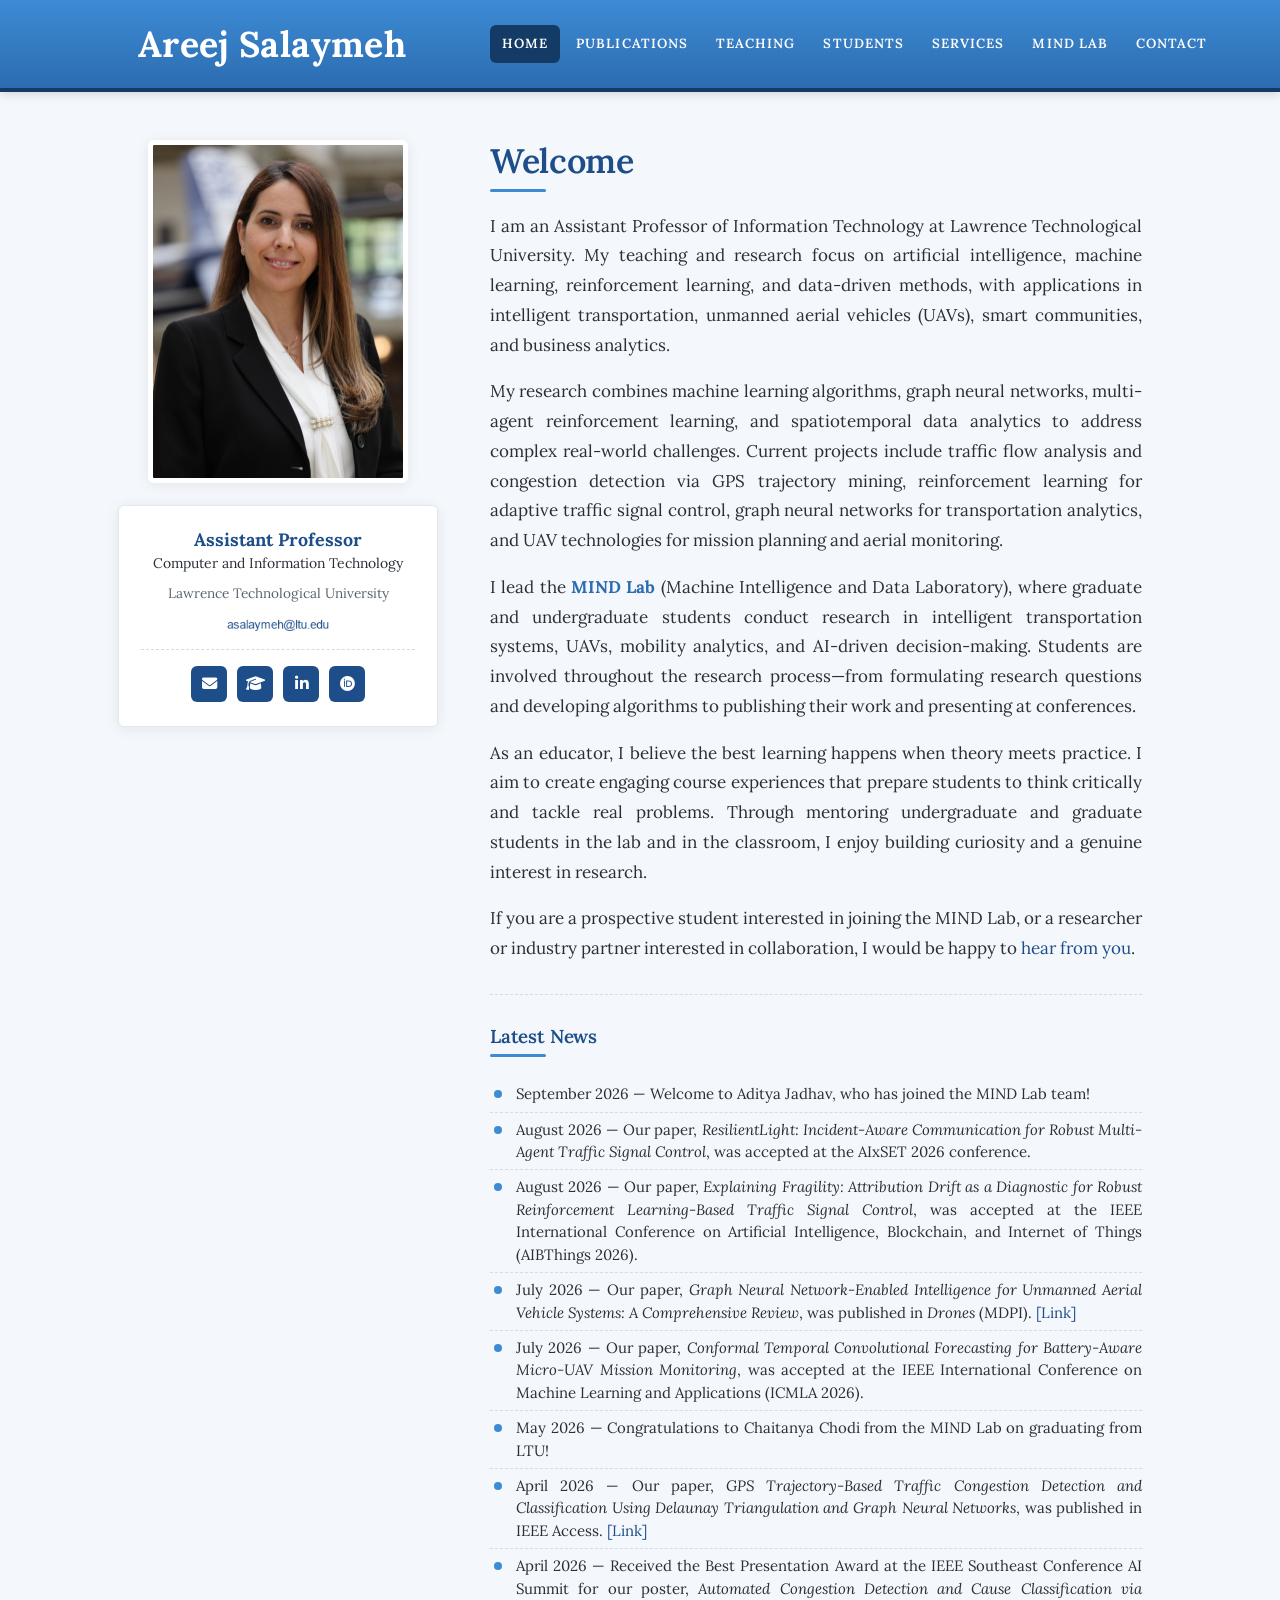
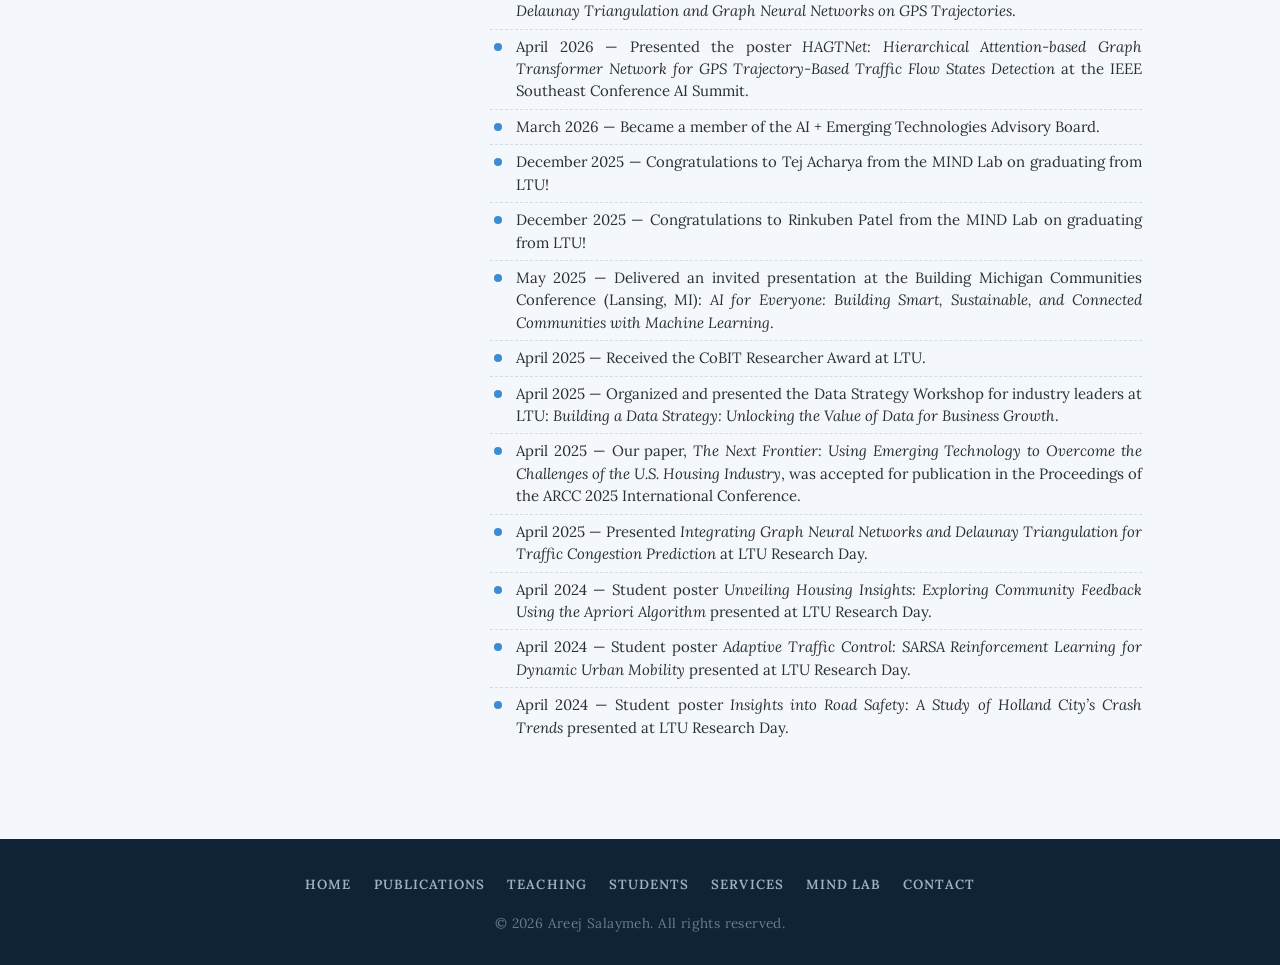
<file: index.html>
﻿<!DOCTYPE html>
<html lang="en">
<head>
  <meta charset="UTF-8" />
  <meta name="viewport" content="width=device-width, initial-scale=1.0" />
  <title>Areej Salaymeh, Ph.D.</title>
  <meta name="description" content="Personal academic website of Dr. Areej Salaymeh — research in machine learning, data science, and intelligent systems." />
  <meta name="keywords" content="Areej Salaymeh, Intelligent Transportation Systems, Machine Learning, Deep Learning, Graph Neural Networks, Reinforcement Learning, Traffic Flow Analysis, GPS Trajectory Mining, Spatiotemporal Data Analytics, Artificial Intelligence for Transportation, Data Mining, Predictive Analytics, Data Science" />
  <link rel="preconnect" href="https://fonts.googleapis.com" />
  <link rel="preconnect" href="https://fonts.gstatic.com" crossorigin />
  <link href="https://fonts.googleapis.com/css2?family=Lora:ital,wght@0,400;0,500;0,600;0,700;1,400&display=swap" rel="stylesheet" />
  <link rel="stylesheet" href="https://cdnjs.cloudflare.com/ajax/libs/font-awesome/6.5.0/css/all.min.css" />
  <link rel="icon" type="image/svg+xml" href="assets/img/mind-lab-badge.svg" />
  <link rel="stylesheet" href="assets/css/style.css" />
</head>
<body>

  <!-- ===== HEADER ===== -->
  <header class="site-header">
    <div class="container header-inner">
      <div class="brand">
        <a href="index.html"><span class="brand__name">Areej Salaymeh</span></a>
      </div>
      <button class="hamburger" aria-label="Toggle menu" aria-expanded="false"><span></span><span></span><span></span></button>
      <nav class="menu">
        <ul>
          <li><a href="index.html">Home</a></li>
          <li><a href="publications.html">Publications</a></li>
          <li><a href="teaching.html">Teaching</a></li>
          <li><a href="students.html">Students</a></li>
          <li><a href="services.html">Services</a></li>
          <li><a href="mind-lab.html">MIND Lab</a></li>
          <li><a href="contact.html">Contact</a></li>
        </ul>
      </nav>
    </div>
  </header>

  <!-- ===== PAGE (two columns) ===== -->
  <div class="page">

    <!-- Sidebar -->
    <aside class="sidebar">
      <img
        src="assets/img/profile.jpg"
        alt="Dr. Areej Salaymeh"
        class="sidebar__photo"
        onerror="this.style.display='none'; this.nextElementSibling.style.display='flex';"
      />
      <div class="sidebar__initials" style="display:none;">AS</div>

      <div class="sidebar__card">
        <p class="sidebar__title">Assistant Professor</p>
        <p class="sidebar__dept">Computer and Information Technology</p>
        <p class="sidebar__org">Lawrence Technological University</p>
        <p class="sidebar__email"><img src="assets/img/email-address.png" alt="email address" style="height:1em;vertical-align:middle;" /></p>
        <div class="sidebar__social">
          <a href="mailto:asalaymeh@ltu.edu" title="Email" aria-label="Email"><i class="fas fa-envelope"></i></a>
          <a href="https://scholar.google.com" target="_blank" rel="noopener" title="Google Scholar" aria-label="Google Scholar"><i class="fas fa-graduation-cap"></i></a>
          <a href="https://www.linkedin.com" target="_blank" rel="noopener" title="LinkedIn" aria-label="LinkedIn"><i class="fab fa-linkedin-in"></i></a>
          <a href="https://orcid.org/0009-0008-3849-7223" target="_blank" rel="noopener" title="ORCID" aria-label="ORCID"><i class="fab fa-orcid"></i></a>
        </div>
      </div>
    </aside>

    <!-- Content -->
    <main class="content">

      <article class="post">
        <h2 class="post__title">Welcome</h2>
        <div class="post__rule"></div>
        <div class="entry">
          <p>
            I am an Assistant Professor of Information Technology at Lawrence Technological
            University. My teaching and research focus on artificial intelligence, machine
            learning, reinforcement learning, and data-driven methods, with applications in
            intelligent transportation, unmanned aerial vehicles (UAVs), smart communities,
            and business analytics.
          </p>
          <p>
            My research combines machine learning algorithms, graph neural networks,
            multi-agent reinforcement learning, and spatiotemporal data analytics to address
            complex real-world challenges. Current projects include traffic flow analysis and
            congestion detection via GPS trajectory mining, reinforcement learning for adaptive
            traffic signal control, graph neural networks for transportation analytics, and UAV
            technologies for mission planning and aerial monitoring.
          </p>
          <p>
            I lead the <a href="mind-lab.html"><strong><span style="color:var(--blue-mid)">MIND Lab</span></strong></a>
            (Machine Intelligence and Data Laboratory), where graduate and undergraduate
            students conduct research in intelligent transportation systems, UAVs, mobility
            analytics, and AI-driven decision-making. Students are involved throughout the
            research process&mdash;from formulating research questions and developing
            algorithms to publishing their work and presenting at conferences.
          </p>
          <p>
            As an educator, I believe the best learning happens when theory meets practice.
            I aim to create engaging course experiences that prepare students to think
            critically and tackle real problems. Through mentoring undergraduate and graduate
            students in the lab and in the classroom, I enjoy building curiosity and a genuine
            interest in research.
          </p>
          <p>
            If you are a prospective student interested in joining the MIND Lab, or a
            researcher or industry partner interested in collaboration, I would be happy
            to <a href="mailto:asalaymeh@ltu.edu">hear from you</a>.
          </p>
        </div>
      </article>


      <article class="post">
        <h3 class="post__title post__title--sub">Latest News</h3>
        <div class="post__rule"></div>
        <ul class="news">
          <li><span class="date">September 2026</span> &mdash; Welcome to Aditya Jadhav, who has joined the MIND Lab team!</li>
          <li><span class="date">August 2026</span> &mdash; Our paper, <em>ResilientLight: Incident-Aware Communication for Robust Multi-Agent Traffic Signal Control</em>, was accepted at the AIxSET 2026 conference.</li>
          <li><span class="date">August 2026</span> &mdash; Our paper, <em>Explaining Fragility: Attribution Drift as a Diagnostic for Robust Reinforcement Learning-Based Traffic Signal Control</em>, was accepted at the IEEE International Conference on Artificial Intelligence, Blockchain, and Internet of Things (AIBThings 2026).</li>
          <li><span class="date">July 2026</span> &mdash; Our paper, <em>Graph Neural Network-Enabled Intelligence for Unmanned Aerial Vehicle Systems: A Comprehensive Review</em>, was published in <em>Drones</em> (MDPI). <a href="https://doi.org/10.3390/drones10070548" target="_blank" rel="noopener">[Link]</a></li>
          <li><span class="date">July 2026</span> &mdash; Our paper, <em>Conformal Temporal Convolutional Forecasting for Battery-Aware Micro-UAV Mission Monitoring</em>, was accepted at the IEEE International Conference on Machine Learning and Applications (ICMLA 2026).</li>
          <li><span class="date">May 2026</span> &mdash; Congratulations to Chaitanya Chodi from the MIND Lab on graduating from LTU!</li>
          <li><span class="date">April 2026</span> &mdash; Our paper, <em>GPS Trajectory-Based Traffic Congestion Detection and Classification Using Delaunay Triangulation and Graph Neural Networks</em>, was published in IEEE Access. <a href="https://doi.org/10.1109/ACCESS.2026.3686702" target="_blank" rel="noopener">[Link]</a></li>
          <li><span class="date">April 2026</span> &mdash; Received the Best Presentation Award at the IEEE Southeast Conference AI Summit for our poster, <em>Automated Congestion Detection and Cause Classification via Delaunay Triangulation and Graph Neural Networks on GPS Trajectories</em>.</li>
          <li><span class="date">April 2026</span> &mdash; Presented the poster <em>HAGTNet: Hierarchical Attention-based Graph Transformer Network for GPS Trajectory-Based Traffic Flow States Detection</em> at the IEEE Southeast Conference AI Summit.</li>
          <li><span class="date">March 2026</span> &mdash; Became a member of the AI + Emerging Technologies Advisory Board.</li>
          <li><span class="date">December 2025</span> &mdash; Congratulations to Tej Acharya from the MIND Lab on graduating from LTU!</li>
          <li><span class="date">December 2025</span> &mdash; Congratulations to Rinkuben Patel from the MIND Lab on graduating from LTU!</li>
          <li><span class="date">May 2025</span> &mdash; Delivered an invited presentation at the Building Michigan Communities Conference (Lansing, MI): <em>AI for Everyone: Building Smart, Sustainable, and Connected Communities with Machine Learning</em>.</li>
          <li><span class="date">April 2025</span> &mdash; Received the CoBIT Researcher Award at LTU.</li>
          <li><span class="date">April 2025</span> &mdash; Organized and presented the Data Strategy Workshop for industry leaders at LTU: <em>Building a Data Strategy: Unlocking the Value of Data for Business Growth</em>.</li>
          <li><span class="date">April 2025</span> &mdash; Our paper, <em>The Next Frontier: Using Emerging Technology to Overcome the Challenges of the U.S. Housing Industry</em>, was accepted for publication in the Proceedings of the ARCC 2025 International Conference.</li>
          <li><span class="date">April 2025</span> &mdash; Presented <em>Integrating Graph Neural Networks and Delaunay Triangulation for Traffic Congestion Prediction</em> at LTU Research Day.</li>
          <li><span class="date">April 2024</span> &mdash; Student poster <em>Unveiling Housing Insights: Exploring Community Feedback Using the Apriori Algorithm</em> presented at LTU Research Day.</li>
          <li><span class="date">April 2024</span> &mdash; Student poster <em>Adaptive Traffic Control: SARSA Reinforcement Learning for Dynamic Urban Mobility</em> presented at LTU Research Day.</li>
          <li><span class="date">April 2024</span> &mdash; Student poster <em>Insights into Road Safety: A Study of Holland City&rsquo;s Crash Trends</em> presented at LTU Research Day.</li>
        </ul>
      </article>

    </main>
  </div>

  <!-- ===== FOOTER ===== -->
  <footer class="site-footer">
    <div class="container">
      <ul class="footer-menu">
        <li><a href="index.html">Home</a></li>
        <li><a href="publications.html">Publications</a></li>
        <li><a href="teaching.html">Teaching</a></li>
        <li><a href="students.html">Students</a></li>
        <li><a href="services.html">Services</a></li>
        <li><a href="mind-lab.html">MIND Lab</a></li>
        <li><a href="contact.html">Contact</a></li>
      </ul>
      <p class="copyright">&copy; 2026 Areej Salaymeh. All rights reserved.</p>
    </div>
  </footer>

  <script src="assets/js/main.js"></script>
</body>
</html>
</file>
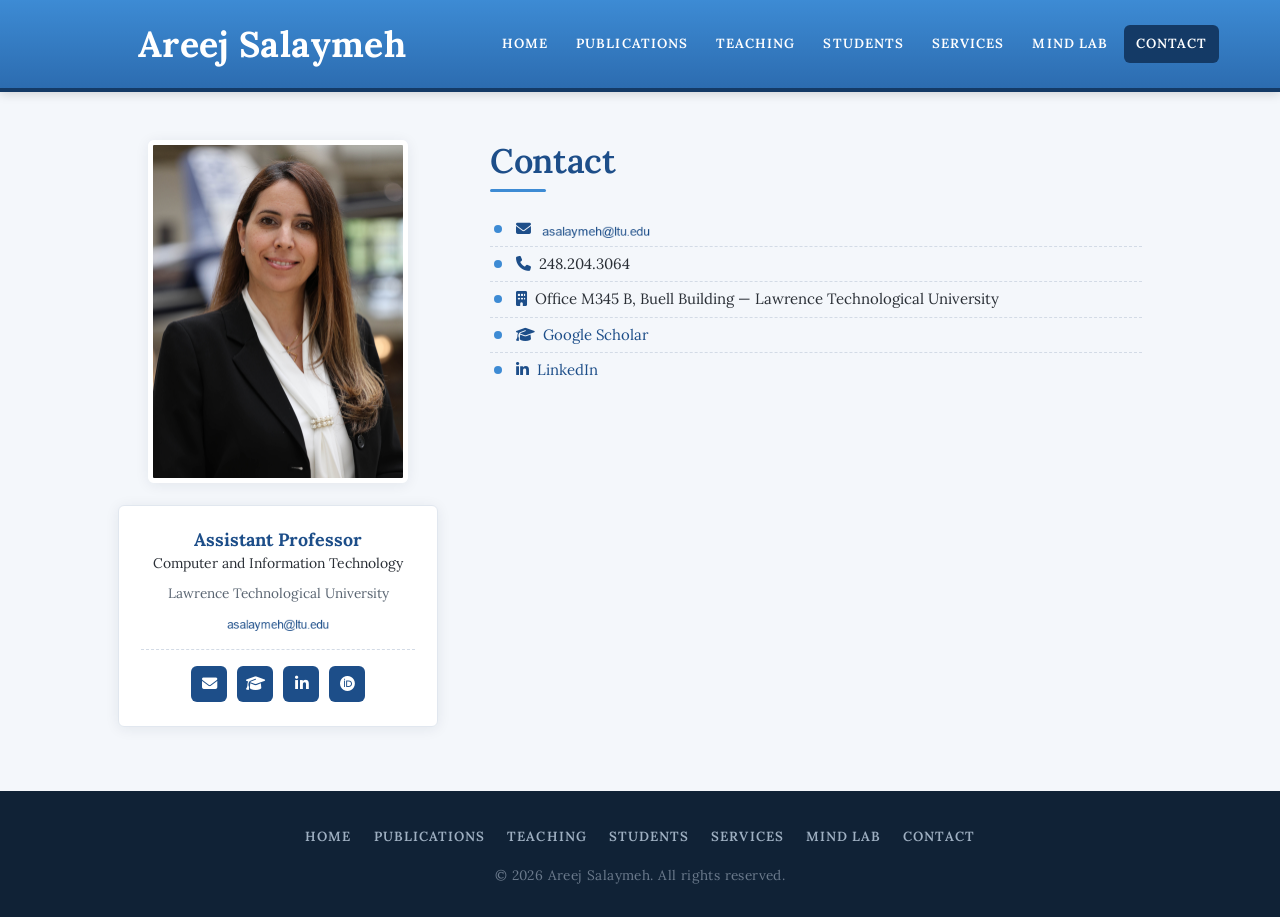
<file: contact.html>
﻿<!DOCTYPE html>
<html lang="en">
<head>
  <meta charset="UTF-8" />
  <meta name="viewport" content="width=device-width, initial-scale=1.0" />
  <title>Contact &mdash; Areej Salaymeh, Ph.D.</title>
  <meta name="description" content="Contact Dr. Areej Salaymeh." />
  <link rel="preconnect" href="https://fonts.googleapis.com" />
  <link rel="preconnect" href="https://fonts.gstatic.com" crossorigin />
  <link href="https://fonts.googleapis.com/css2?family=Lora:ital,wght@0,400;0,500;0,600;0,700;1,400&display=swap" rel="stylesheet" />
  <link rel="stylesheet" href="https://cdnjs.cloudflare.com/ajax/libs/font-awesome/6.5.0/css/all.min.css" />
  <link rel="icon" type="image/svg+xml" href="assets/img/mind-lab-badge.svg" />
  <link rel="stylesheet" href="assets/css/style.css" />
</head>
<body>

  <header class="site-header">
    <div class="container header-inner">
      <div class="brand">
        <a href="index.html"><span class="brand__name">Areej Salaymeh</span></a>
      </div>
      <button class="hamburger" aria-label="Toggle menu" aria-expanded="false"><span></span><span></span><span></span></button>
      <nav class="menu">
        <ul>
          <li><a href="index.html">Home</a></li>
          <li><a href="publications.html">Publications</a></li>
          <li><a href="teaching.html">Teaching</a></li>
          <li><a href="students.html">Students</a></li>
          <li><a href="services.html">Services</a></li>
          <li><a href="mind-lab.html">MIND Lab</a></li>
          <li><a href="contact.html">Contact</a></li>
        </ul>
      </nav>
    </div>
  </header>

  <div class="page">

    <!-- Sidebar -->
    <aside class="sidebar">
      <img
        src="assets/img/profile.jpg"
        alt="Dr. Areej Salaymeh"
        class="sidebar__photo"
        onerror="this.style.display='none'; this.nextElementSibling.style.display='flex';"
      />
      <div class="sidebar__initials" style="display:none;">AS</div>

      <div class="sidebar__card">
        <p class="sidebar__title">Assistant Professor</p>
        <p class="sidebar__dept">Computer and Information Technology</p>
        <p class="sidebar__org">Lawrence Technological University</p>
        <p class="sidebar__email"><img src="assets/img/email-address.png" alt="email address" style="height:1em;vertical-align:middle;" /></p>
        <div class="sidebar__social">
          <a href="mailto:asalaymeh@ltu.edu" title="Email" aria-label="Email"><i class="fas fa-envelope"></i></a>
          <a href="https://scholar.google.com" target="_blank" rel="noopener" title="Google Scholar" aria-label="Google Scholar"><i class="fas fa-graduation-cap"></i></a>
          <a href="https://www.linkedin.com" target="_blank" rel="noopener" title="LinkedIn" aria-label="LinkedIn"><i class="fab fa-linkedin-in"></i></a>
          <a href="https://orcid.org/0009-0008-3849-7223" target="_blank" rel="noopener" title="ORCID" aria-label="ORCID"><i class="fab fa-orcid"></i></a>
        </div>
      </div>
    </aside>

    <!-- Content -->
    <main class="content">
    <article class="post">
      <h2 class="post__title">Contact</h2>
      <div class="post__rule"></div>
      <ul class="news">
        <li><i class="fas fa-envelope" style="color:var(--blue);margin-right:8px;"></i><img src="assets/img/email-address.png" alt="email address" style="height:1.1em;vertical-align:middle;" /></li>
        <li><i class="fas fa-phone" style="color:var(--blue);margin-right:8px;"></i>248.204.3064</li>
        <li><i class="fas fa-building" style="color:var(--blue);margin-right:8px;"></i>Office M345 B, Buell Building &mdash; Lawrence Technological University</li>
        <li><i class="fas fa-graduation-cap" style="color:var(--blue);margin-right:8px;"></i><a href="https://scholar.google.com" target="_blank" rel="noopener">Google Scholar</a></li>
        <li><i class="fab fa-linkedin-in" style="color:var(--blue);margin-right:8px;"></i><a href="https://www.linkedin.com" target="_blank" rel="noopener">LinkedIn</a></li>
      </ul>
    </article>
  </main>
  </div>

  <footer class="site-footer">
    <div class="container">
      <ul class="footer-menu">
        <li><a href="index.html">Home</a></li>
        <li><a href="publications.html">Publications</a></li>
        <li><a href="teaching.html">Teaching</a></li>
        <li><a href="students.html">Students</a></li>
        <li><a href="services.html">Services</a></li>
        <li><a href="mind-lab.html">MIND Lab</a></li>
        <li><a href="contact.html">Contact</a></li>
      </ul>
      <p class="copyright">&copy; 2026 Areej Salaymeh. All rights reserved.</p>
    </div>
  </footer>

  <script src="assets/js/main.js"></script>
</body>
</html>
</file>
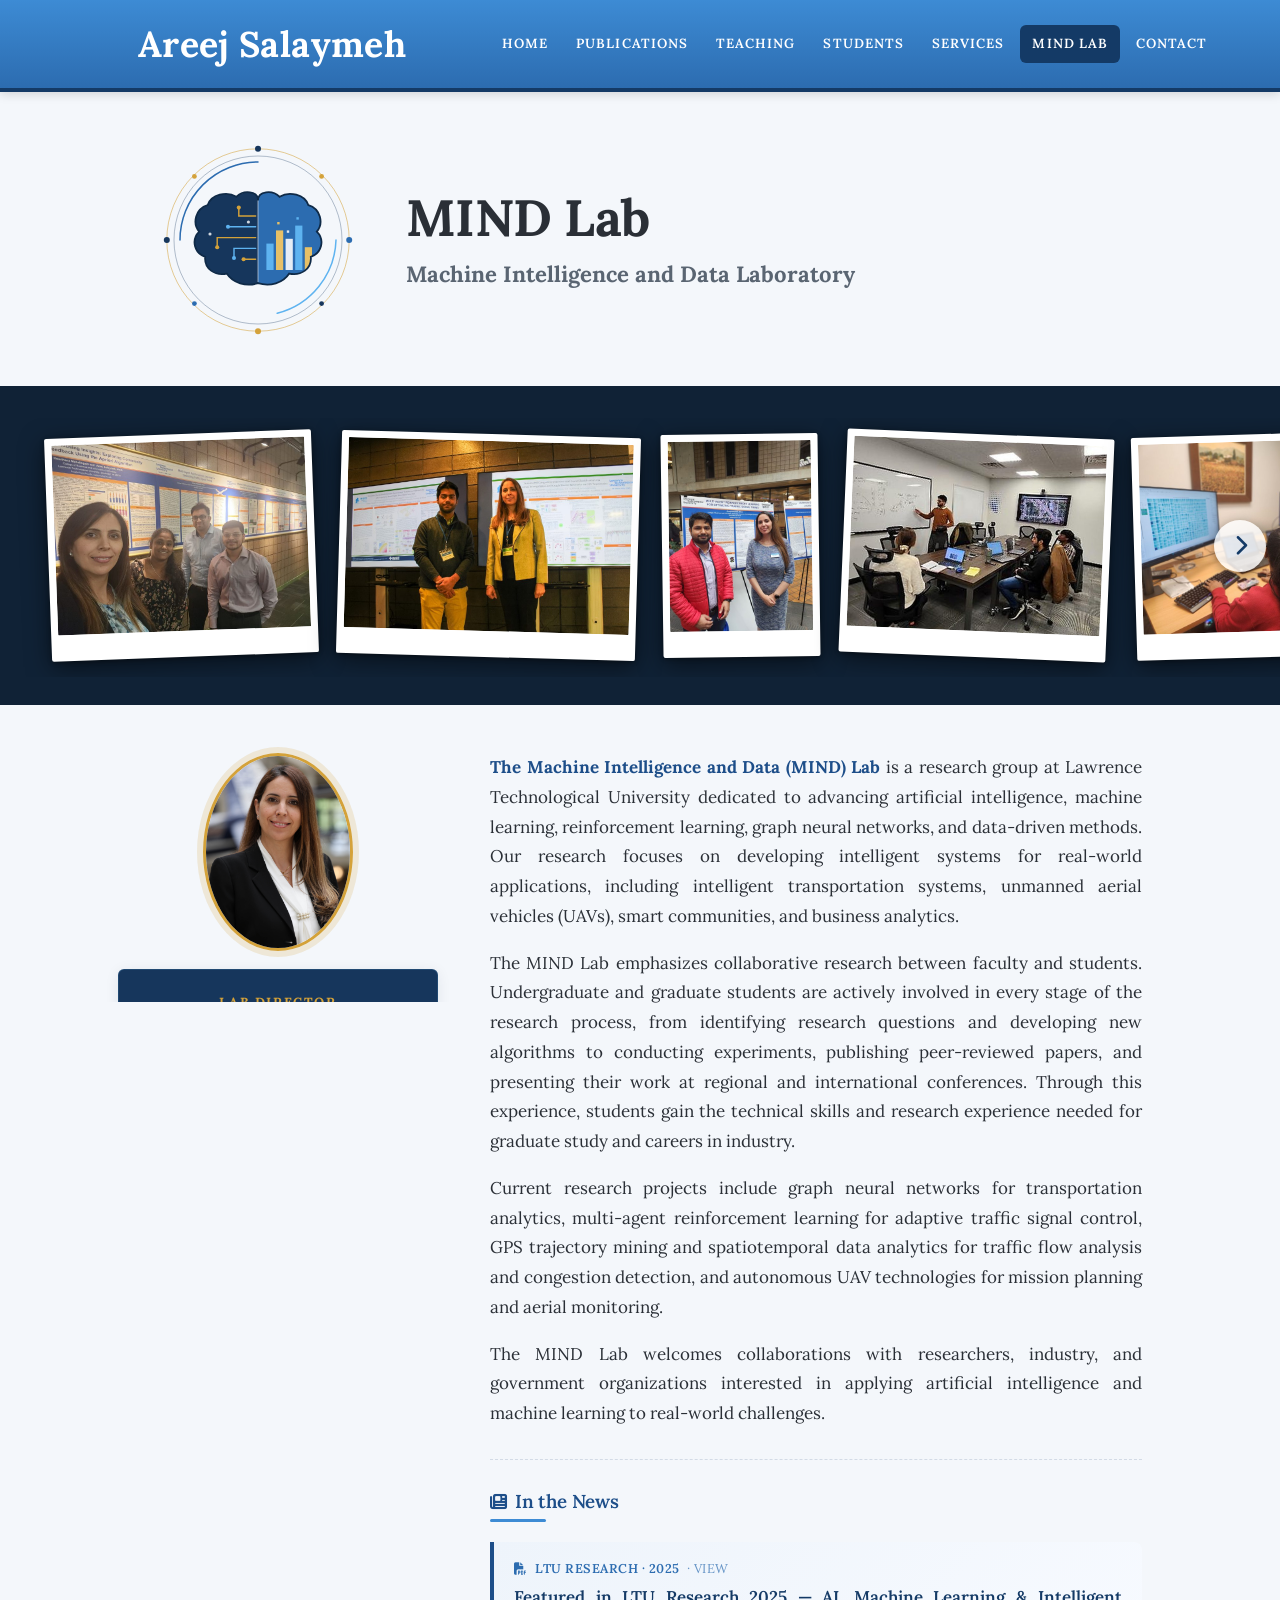
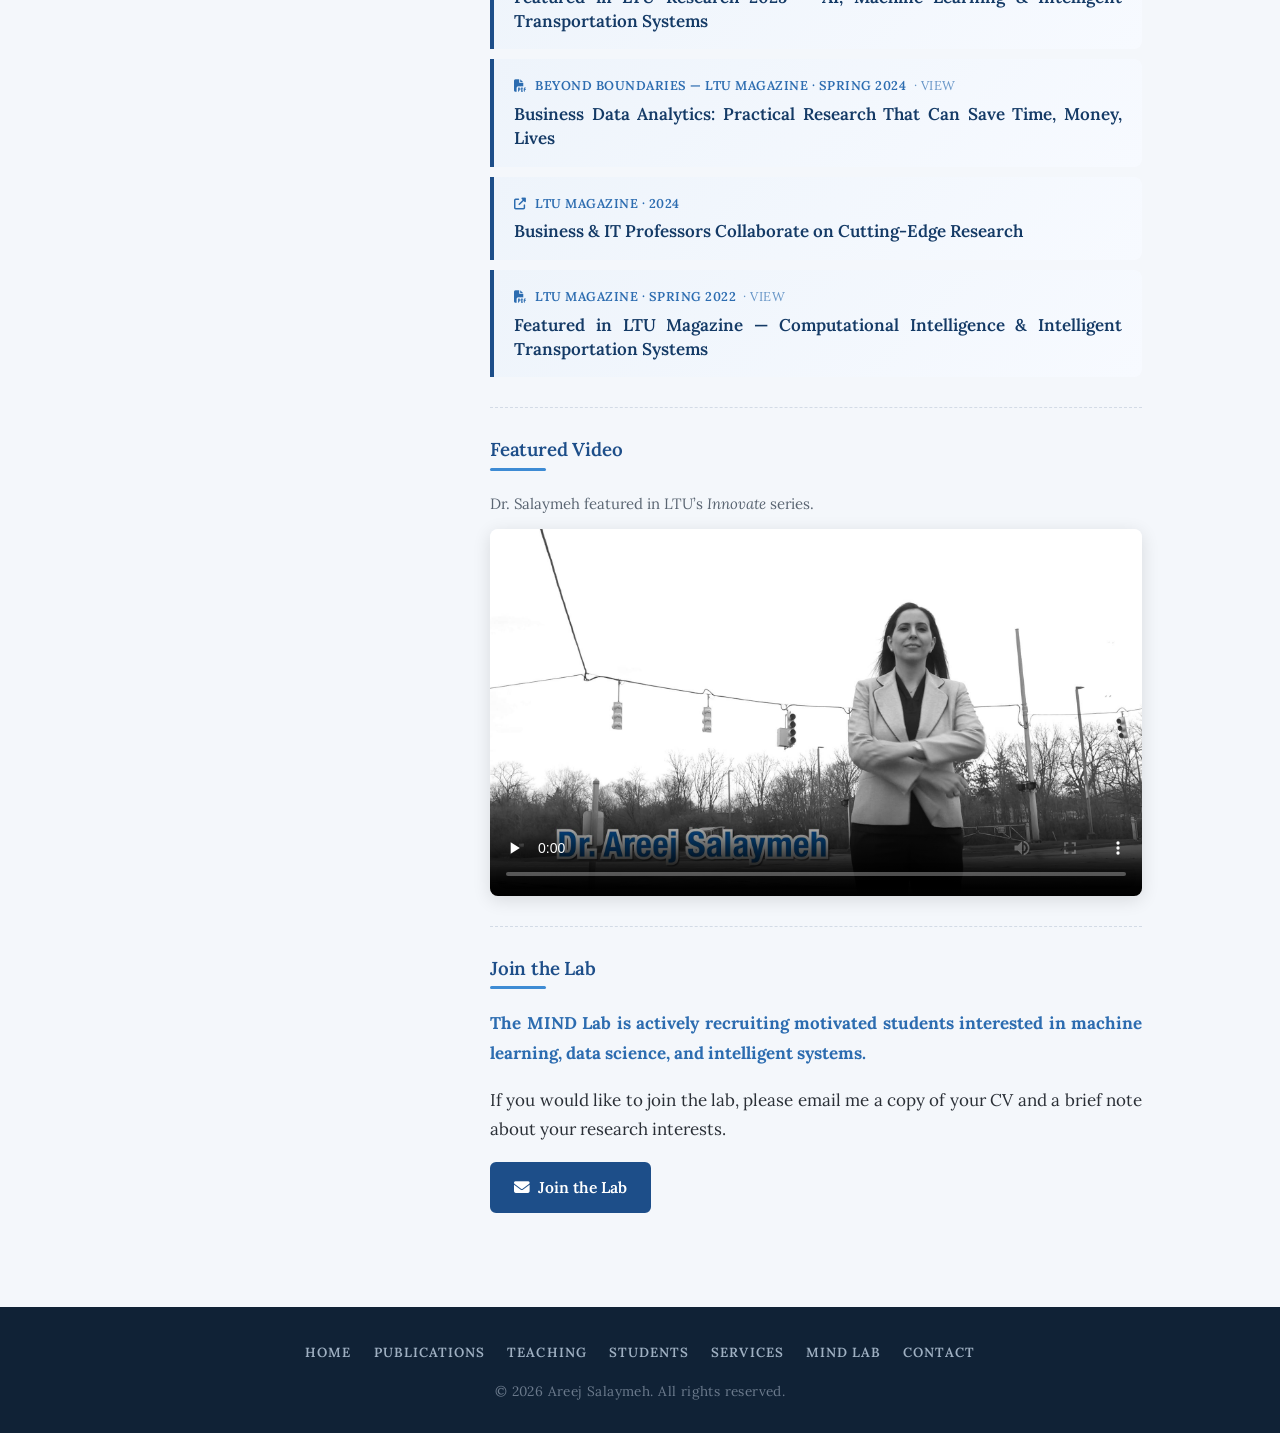
<file: mind-lab.html>
﻿<!DOCTYPE html>
<html lang="en">
<head>
  <meta charset="UTF-8" />
  <meta name="viewport" content="width=device-width, initial-scale=1.0" />
  <title>MIND Lab &mdash; Areej Salaymeh</title>
  <meta name="description" content="The MIND Lab (Machine Intelligence and Data Laboratory), led by Dr. Areej Salaymeh, researches machine learning, reinforcement learning, and data-driven intelligent systems." />
  <link rel="preconnect" href="https://fonts.googleapis.com" />
  <link rel="preconnect" href="https://fonts.gstatic.com" crossorigin />
  <link href="https://fonts.googleapis.com/css2?family=Lora:ital,wght@0,400;0,500;0,600;0,700;1,400&display=swap" rel="stylesheet" />
  <link rel="stylesheet" href="https://cdnjs.cloudflare.com/ajax/libs/font-awesome/6.5.0/css/all.min.css" />
  <link rel="icon" type="image/svg+xml" href="assets/img/mind-lab-badge.svg" />
  <link rel="stylesheet" href="assets/css/style.css" />
</head>
<body>

  <header class="site-header">
    <div class="container header-inner">
      <div class="brand">
        <a href="index.html"><span class="brand__name">Areej Salaymeh</span></a>
      </div>
      <button class="hamburger" aria-label="Toggle menu" aria-expanded="false"><span></span><span></span><span></span></button>
      <nav class="menu">
        <ul>
          <li><a href="index.html">Home</a></li>
          <li><a href="publications.html">Publications</a></li>
          <li><a href="teaching.html">Teaching</a></li>
          <li><a href="students.html">Students</a></li>
          <li><a href="services.html">Services</a></li>
          <li><a href="mind-lab.html">MIND Lab</a></li>
          <li><a href="contact.html">Contact</a></li>
        </ul>
      </nav>
    </div>
  </header>

  <!-- MIND Lab identity -->
  <div class="lab-intro-bar">
    <div class="container">
      <div class="lab-header">
        <img src="assets/img/mind-lab-badge.svg" alt="MIND Lab emblem" class="lab-logo" />
        <div class="lab-header__text">
          <h1 class="lab-intro-title">MIND Lab</h1>
          <p class="lab-subtitle"><strong>Machine Intelligence and Data Laboratory</strong></p>
        </div>
      </div>
    </div>
  </div>

  <!-- MIND Lab photo banner -->
  <div class="lab-photo-banner">
    <button class="banner-arrow banner-arrow--left" aria-label="Scroll left"><i class="fas fa-chevron-left"></i></button>
    <div class="lab-photo-strip">
      <div class="lab-photo-frame"><img src="assets/img/mindlab-5.jpg"  alt="MIND Lab research event" loading="lazy" /></div>
      <div class="lab-photo-frame"><img src="assets/img/mindlab-7.jpg"  alt="MIND Lab research event" loading="lazy" /></div>
      <div class="lab-photo-frame"><img src="assets/img/mindlab-2.jpg"  alt="MIND Lab research event" loading="lazy" /></div>
      <div class="lab-photo-frame"><img src="assets/img/mindlab-9.jpg"  alt="MIND Lab research event" loading="lazy" /></div>
      <div class="lab-photo-frame"><img src="assets/img/mindlab-3.jpg"  alt="MIND Lab research event" loading="lazy" /></div>
      <div class="lab-photo-frame"><img src="assets/img/mindlab-4.jpg"  alt="MIND Lab research event" loading="lazy" /></div>
      <div class="lab-photo-frame"><img src="assets/img/mindlab-6.jpg"  alt="MIND Lab research event" loading="lazy" /></div>
      <div class="lab-photo-frame"><img src="assets/img/mindlab-8.jpg"  alt="MIND Lab research event" loading="lazy" /></div>
      <div class="lab-photo-frame"><img src="assets/img/mindlab-10.jpg" alt="MIND Lab research event" loading="lazy" /></div>
      <div class="lab-photo-frame"><img src="assets/img/mindlab-1.jpg"  alt="MIND Lab research event" loading="lazy" /></div>
      <div class="lab-photo-frame"><img src="assets/img/mindlab-11.jpg" alt="MIND Lab research event" loading="lazy" /></div>
      <div class="lab-photo-frame"><img src="assets/img/mindlab-areej.jpg" alt="Dr. Areej Salaymeh" loading="lazy" /></div>
      <div class="lab-photo-frame"><img src="assets/img/mindlab-12.jpg" alt="MIND Lab student research" loading="lazy" /></div>
      <div class="lab-photo-frame"><img src="assets/img/mindlab-13.jpg" alt="MIND Lab research presentation" loading="lazy" /></div>
      <div class="lab-photo-frame"><img src="assets/img/mindlab-14.jpg" alt="MIND Lab research presentation" loading="lazy" /></div>
    </div>
    <button class="banner-arrow banner-arrow--right" aria-label="Scroll right"><i class="fas fa-chevron-right"></i></button>
  </div>

  <div class="page">

    <!-- Sidebar -->
    <aside class="sidebar sidebar--mindlab">
      <img
        src="assets/img/profile.jpg"
        alt="Dr. Areej Salaymeh"
        class="sidebar__photo"
        onerror="this.style.display='none'; this.nextElementSibling.style.display='flex';"
      />
      <div class="sidebar__initials" style="display:none;">AS</div>
      <div class="sidebar__card">
        <p style="font-size:.78rem;font-weight:700;text-transform:uppercase;letter-spacing:.12em;color:#d4a23a;margin:0 0 10px;">Lab Director</p>
        <p style="font-weight:700;font-size:1.15rem;color:#fff;margin:0 0 4px;">Dr. Areej Salaymeh</p>
        <p style="font-size:.9rem;color:#5eb3f0;font-style:italic;margin:0 0 14px;">Founder &amp; Director</p>
        <p class="sidebar__dept">Assistant Professor of Information Technology</p>
        <p class="sidebar__org">Lawrence Technological University</p>
        <p class="sidebar__email"><img src="assets/img/email-address.png" alt="email address" style="height:1em;vertical-align:middle;filter:brightness(0) invert(1);opacity:.7;" /></p>
        <div class="sidebar__social">
          <a href="mailto:asalaymeh@ltu.edu" title="Email" aria-label="Email"><i class="fas fa-envelope"></i></a>
          <a href="https://scholar.google.com" target="_blank" rel="noopener" title="Google Scholar" aria-label="Google Scholar"><i class="fas fa-graduation-cap"></i></a>
          <a href="https://www.linkedin.com" target="_blank" rel="noopener" title="LinkedIn" aria-label="LinkedIn"><i class="fab fa-linkedin-in"></i></a>
          <a href="https://orcid.org/0009-0008-3849-7223" target="_blank" rel="noopener" title="ORCID" aria-label="ORCID"><i class="fab fa-orcid"></i></a>
          <a href="publications.html" title="Publications" aria-label="Publications"><i class="fas fa-file-alt"></i></a>
        </div>
        <p style="font-size:.8rem;margin-top:16px;border-top:1px solid rgba(94,179,240,0.2);padding-top:14px;"><a href="students.html">See Lab Members &rarr;</a></p>
      </div>
    </aside>

    <!-- Content -->
    <main class="content">
    <article class="post">
      <div class="entry">
        <p>
          <span style="color:var(--blue);font-weight:700;">The Machine Intelligence and Data (MIND) Lab</span> is a research group at Lawrence Technological
          University dedicated to advancing artificial intelligence, machine learning, reinforcement
          learning, graph neural networks, and data-driven methods. Our research focuses on
          developing intelligent systems for real-world applications, including intelligent
          transportation systems, unmanned aerial vehicles (UAVs), smart communities, and business
          analytics.
        </p>
        <p>
          The MIND Lab emphasizes collaborative research between faculty and students. Undergraduate
          and graduate students are actively involved in every stage of the research process, from
          identifying research questions and developing new algorithms to conducting experiments,
          publishing peer-reviewed papers, and presenting their work at regional and international
          conferences. Through this experience, students gain the technical skills and research
          experience needed for graduate study and careers in industry.
        </p>
        <p>
          Current research projects include graph neural networks for transportation analytics,
          multi-agent reinforcement learning for adaptive traffic signal control, GPS trajectory
          mining and spatiotemporal data analytics for traffic flow analysis and congestion
          detection, and autonomous UAV technologies for mission planning and aerial monitoring.
        </p>
        <p>
          The MIND Lab welcomes collaborations with researchers, industry, and government
          organizations interested in applying artificial intelligence and machine learning to
          real-world challenges.
        </p>
      </div>
    </article>

    <article class="post">
      <h3 class="post__title post__title--sub"><i class="fas fa-newspaper" style="margin-right:8px;font-size:0.9em;"></i>In the News</h3>
      <div class="post__rule"></div>
      <div class="entry">
        <a href="https://ltu.edu/wp-content/uploads/2025/05/Research-2025_Final_Printer.pdf" target="_blank" rel="noopener" class="news-feature-card">
          <div class="news-feature-card__label"><i class="fas fa-file-pdf"></i> LTU Research &middot; 2025 &nbsp;<span style="font-weight:400;opacity:.7;">&middot; View</span></div>
          <div class="news-feature-card__title">Featured in LTU Research 2025 &mdash; AI, Machine Learning &amp; Intelligent Transportation Systems</div>
        </a>
        <a href="assets/img/beyond-boundaries-spring-2024-article.pdf" target="_blank" rel="noopener" class="news-feature-card" style="margin-top:10px;">
          <div class="news-feature-card__label"><i class="fas fa-file-pdf"></i> Beyond Boundaries &mdash; LTU Magazine &middot; Spring 2024 &nbsp;<span style="font-weight:400;opacity:.7;">&middot; View</span></div>
          <div class="news-feature-card__title">Business Data Analytics: Practical Research That Can Save Time, Money, Lives</div>
        </a>
        <a href="https://ltu.edu/magazine-article/business-it-professors-collaborate-on-cutting-edge-research/" target="_blank" rel="noopener" class="news-feature-card" style="margin-top:10px;">
          <div class="news-feature-card__label"><i class="fas fa-external-link-alt"></i> LTU Magazine &middot; 2024</div>
          <div class="news-feature-card__title">Business &amp; IT Professors Collaborate on Cutting-Edge Research</div>
        </a>
        <a href="https://ltu.edu/wp-content/uploads/2022/04/LTU-Magazine_Spring-2022.pdf" target="_blank" rel="noopener" class="news-feature-card" style="margin-top:10px;">
          <div class="news-feature-card__label"><i class="fas fa-file-pdf"></i> LTU Magazine &middot; Spring 2022 &nbsp;<span style="font-weight:400;opacity:.7;">&middot; View</span></div>
          <div class="news-feature-card__title">Featured in LTU Magazine &mdash; Computational Intelligence &amp; Intelligent Transportation Systems</div>
        </a>
      </div>
    </article>

    <article class="post">
      <h3 class="post__title post__title--sub">Featured Video</h3>
      <div class="post__rule"></div>
      <div class="entry">
        <p style="font-size:.88rem;color:var(--text-muted);margin-bottom:12px;">Dr. Salaymeh featured in LTU&rsquo;s <em>Innovate</em> series.</p>
        <div class="lab-video-wrap">
          <video controls preload="none" poster="assets/img/innovate-2022-poster.jpg">
            <source src="assets/video/innovate-2022-areej.mp4" type="video/mp4" />
          </video>
        </div>
      </div>
    </article>

    <article class="post">
      <h3 class="post__title post__title--sub">Join the Lab</h3>
      <div class="post__rule"></div>
      <div class="entry">
        <p class="highlight">
          The MIND Lab is actively recruiting motivated students interested in machine learning,
          data science, and intelligent systems.
        </p>
        <p>
          If you would like to join the lab, please email me a copy of your CV and a brief note
          about your research interests.
        </p>
        <div class="btn-row" style="margin-top:6px;">
          <a href="mailto:asalaymeh@ltu.edu?subject=MIND%20Lab%20Inquiry" class="btn btn-primary"><i class="fas fa-envelope"></i> Join the Lab</a>
        </div>
      </div>
    </article>
  </main>
  </div>

  <footer class="site-footer">
    <div class="container">
      <ul class="footer-menu">
        <li><a href="index.html">Home</a></li>
        <li><a href="publications.html">Publications</a></li>
        <li><a href="teaching.html">Teaching</a></li>
        <li><a href="students.html">Students</a></li>
        <li><a href="services.html">Services</a></li>
        <li><a href="mind-lab.html">MIND Lab</a></li>
        <li><a href="contact.html">Contact</a></li>
      </ul>
      <p class="copyright">&copy; 2026 Areej Salaymeh. All rights reserved.</p>
    </div>
  </footer>

  <script src="assets/js/main.js"></script>
</body>
</html>
</file>
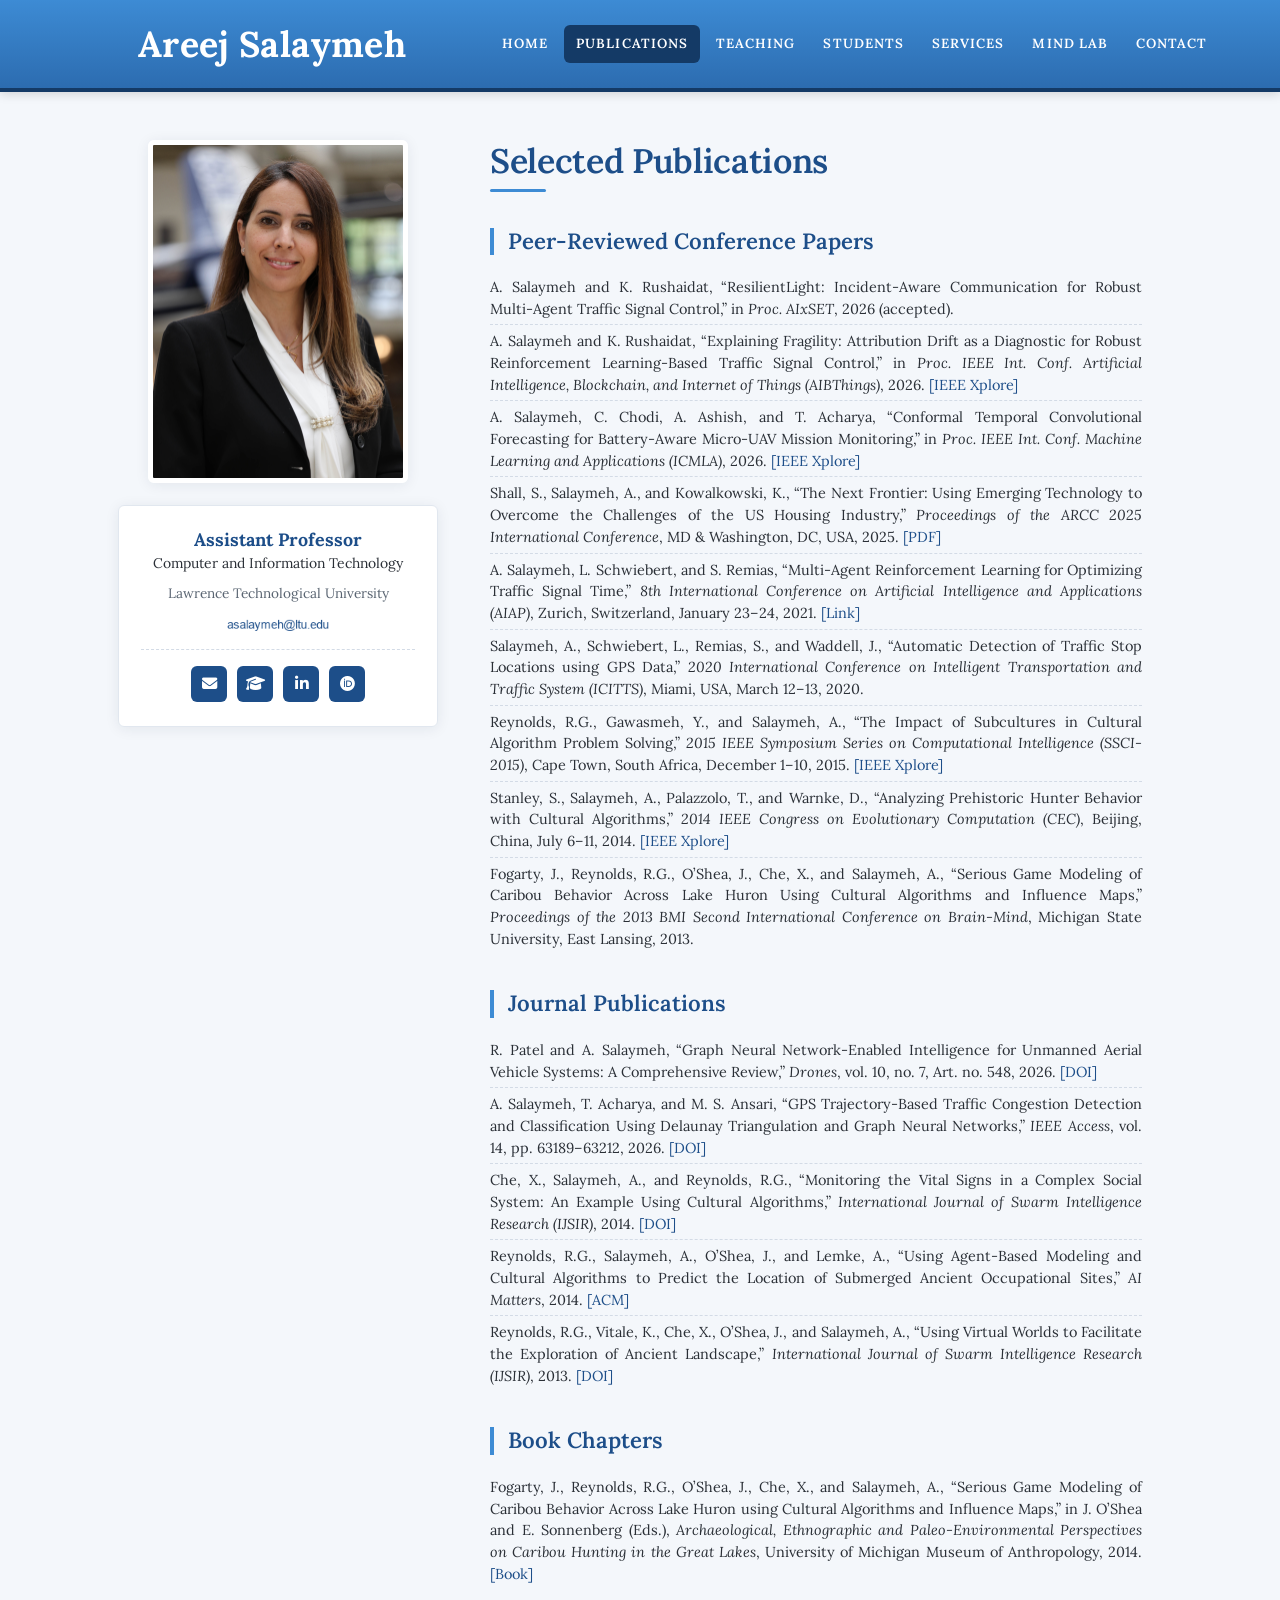
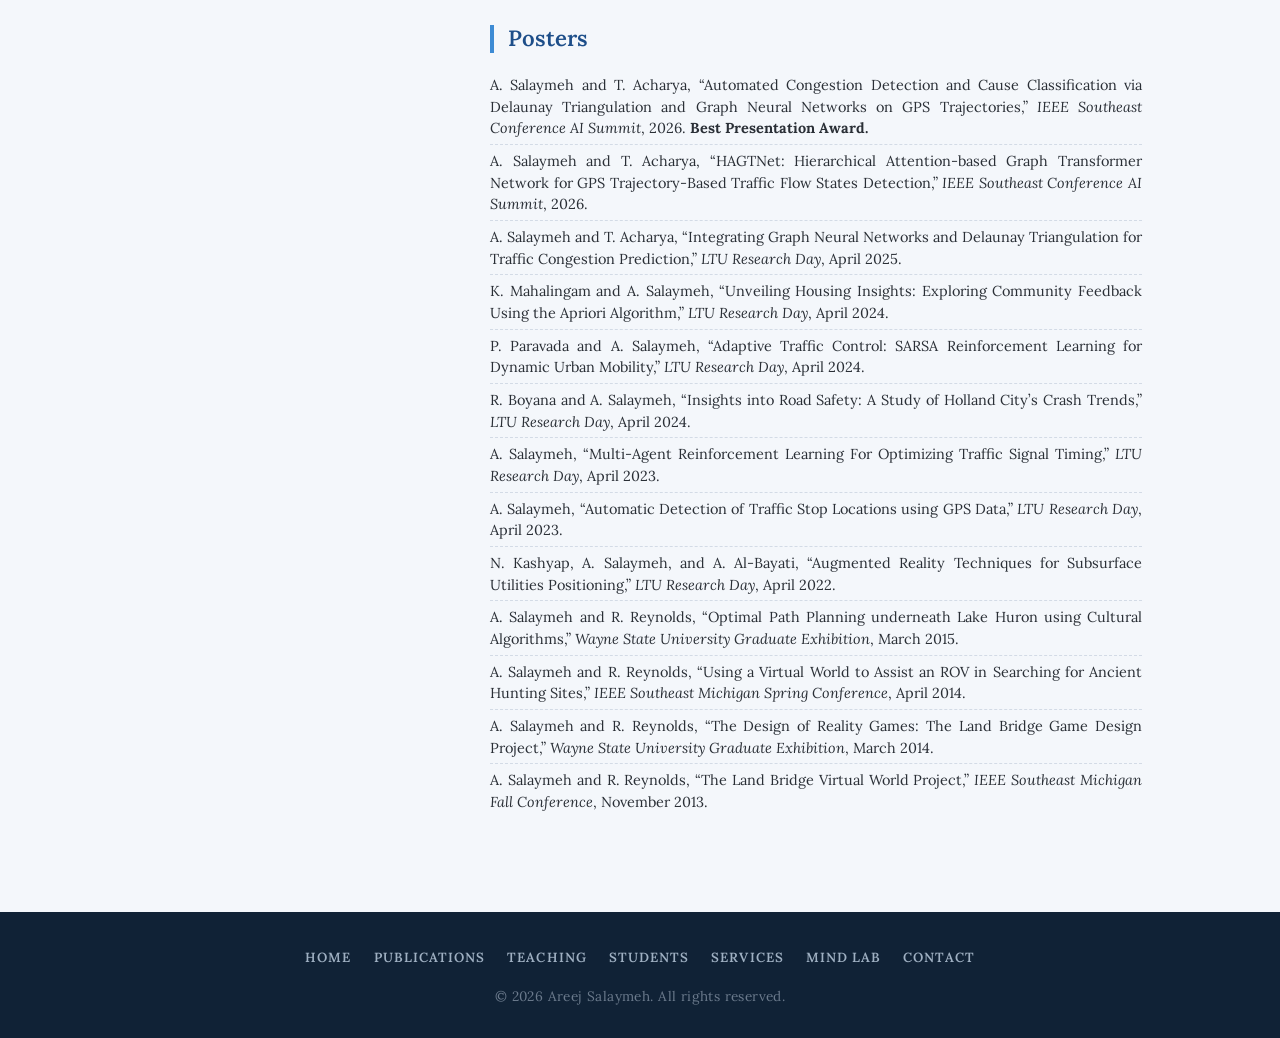
<file: publications.html>
<!DOCTYPE html>
<html lang="en">
<head>
  <meta charset="UTF-8" />
  <meta name="viewport" content="width=device-width, initial-scale=1.0" />
  <title>Publications &mdash; Areej Salaymeh, Ph.D.</title>
  <meta name="description" content="Publications of Dr. Areej Salaymeh: journal articles, conference papers, book chapters, and posters." />
  <link rel="preconnect" href="https://fonts.googleapis.com" />
  <link rel="preconnect" href="https://fonts.gstatic.com" crossorigin />
  <link href="https://fonts.googleapis.com/css2?family=Lora:ital,wght@0,400;0,500;0,600;0,700;1,400&display=swap" rel="stylesheet" />
  <link rel="stylesheet" href="https://cdnjs.cloudflare.com/ajax/libs/font-awesome/6.5.0/css/all.min.css" />
  <link rel="icon" type="image/svg+xml" href="assets/img/mind-lab-badge.svg" />
  <link rel="stylesheet" href="assets/css/style.css" />
</head>
<body>

  <header class="site-header">
    <div class="container header-inner">
      <div class="brand">
        <a href="index.html"><span class="brand__name">Areej Salaymeh</span></a>
      </div>
      <button class="hamburger" aria-label="Toggle menu" aria-expanded="false"><span></span><span></span><span></span></button>
      <nav class="menu">
        <ul>
          <li><a href="index.html">Home</a></li>
          <li><a href="publications.html">Publications</a></li>
          <li><a href="teaching.html">Teaching</a></li>
          <li><a href="students.html">Students</a></li>
          <li><a href="services.html">Services</a></li>
          <li><a href="mind-lab.html">MIND Lab</a></li>
          <li><a href="contact.html">Contact</a></li>
        </ul>
      </nav>
    </div>
  </header>

  <div class="page">

    <!-- Sidebar -->
    <aside class="sidebar">
      <img
        src="assets/img/profile.jpg"
        alt="Dr. Areej Salaymeh"
        class="sidebar__photo"
        onerror="this.style.display='none'; this.nextElementSibling.style.display='flex';"
      />
      <div class="sidebar__initials" style="display:none;">AS</div>

      <div class="sidebar__card">
        <p class="sidebar__title">Assistant Professor</p>
        <p class="sidebar__dept">Computer and Information Technology</p>
        <p class="sidebar__org">Lawrence Technological University</p>
        <p class="sidebar__email"><img src="assets/img/email-address.png" alt="email address" style="height:1em;vertical-align:middle;" /></p>
        <div class="sidebar__social">
          <a href="mailto:asalaymeh@ltu.edu" title="Email" aria-label="Email"><i class="fas fa-envelope"></i></a>
          <a href="https://scholar.google.com" target="_blank" rel="noopener" title="Google Scholar" aria-label="Google Scholar"><i class="fas fa-graduation-cap"></i></a>
          <a href="https://www.linkedin.com" target="_blank" rel="noopener" title="LinkedIn" aria-label="LinkedIn"><i class="fab fa-linkedin-in"></i></a>
          <a href="https://orcid.org/0009-0008-3849-7223" target="_blank" rel="noopener" title="ORCID" aria-label="ORCID"><i class="fab fa-orcid"></i></a>
        </div>
      </div>
    </aside>

    <!-- Content -->
    <main class="content">
    <article class="post">
      <h2 class="post__title">Selected Publications</h2>
      <div class="post__rule"></div>
      <h4 class="pub-year">Peer-Reviewed Conference Papers</h4>
      <ul class="pub-list">
        <li class="pub-item">A. Salaymeh and K. Rushaidat, &ldquo;ResilientLight: Incident-Aware Communication for Robust Multi-Agent Traffic Signal Control,&rdquo; in <em>Proc. AIxSET</em>, 2026 (accepted).</li>
        <li class="pub-item">A. Salaymeh and K. Rushaidat, &ldquo;Explaining Fragility: Attribution Drift as a Diagnostic for Robust Reinforcement Learning-Based Traffic Signal Control,&rdquo; in <em>Proc. IEEE Int. Conf. Artificial Intelligence, Blockchain, and Internet of Things (AIBThings)</em>, 2026. <a href="https://doi.org/10.1109/AIBThings71029.2026.11772110" target="_blank" rel="noopener">[IEEE Xplore]</a></li>
        <li class="pub-item">A. Salaymeh, C. Chodi, A. Ashish, and T. Acharya, &ldquo;Conformal Temporal Convolutional Forecasting for Battery-Aware Micro-UAV Mission Monitoring,&rdquo; in <em>Proc. IEEE Int. Conf. Machine Learning and Applications (ICMLA)</em>, 2026. <a href="https://doi.org/10.1109/ICMLA69890.2026.00160" target="_blank" rel="noopener">[IEEE Xplore]</a></li>
        <li class="pub-item">Shall, S., Salaymeh, A., and Kowalkowski, K., &ldquo;The Next Frontier: Using Emerging Technology to Overcome the Challenges of the US Housing Industry,&rdquo; <em>Proceedings of the ARCC 2025 International Conference</em>, MD &amp; Washington, DC, USA, 2025. <a href="https://www.researchgate.net/profile/Scott-Shall/publication/391522116_The_Next_Frontier_Using_Emerging_Technology_to_Overcome_the_Challenges_of_the_US_Housing_Industry/links/681b65a4df0e3f544f528623/The-Next-Frontier-Using-Emerging-Technology-to-Overcome-the-Challenges-of-the-US-Housing-Industry.pdf" target="_blank" rel="noopener">[PDF]</a></li>
        <li class="pub-item">A. Salaymeh, L. Schwiebert, and S. Remias, &ldquo;Multi-Agent Reinforcement Learning for Optimizing Traffic Signal Time,&rdquo; <em>8th International Conference on Artificial Intelligence and Applications (AIAP)</em>, Zurich, Switzerland, January 23&ndash;24, 2021. <a href="https://aircconline.com/csit/abstract/v11n1/csit110102.html" target="_blank" rel="noopener">[Link]</a></li>
        <li class="pub-item">Salaymeh, A., Schwiebert, L., Remias, S., and Waddell, J., &ldquo;Automatic Detection of Traffic Stop Locations using GPS Data,&rdquo; <em>2020 International Conference on Intelligent Transportation and Traffic System (ICITTS)</em>, Miami, USA, March 12&ndash;13, 2020.</li>
        <li class="pub-item">Reynolds, R.G., Gawasmeh, Y., and Salaymeh, A., &ldquo;The Impact of Subcultures in Cultural Algorithm Problem Solving,&rdquo; <em>2015 IEEE Symposium Series on Computational Intelligence (SSCI-2015)</em>, Cape Town, South Africa, December 1&ndash;10, 2015. <a href="https://ieeexplore.ieee.org/document/7376838/" target="_blank" rel="noopener">[IEEE Xplore]</a></li>
        <li class="pub-item">Stanley, S., Salaymeh, A., Palazzolo, T., and Warnke, D., &ldquo;Analyzing Prehistoric Hunter Behavior with Cultural Algorithms,&rdquo; <em>2014 IEEE Congress on Evolutionary Computation (CEC)</em>, Beijing, China, July 6&ndash;11, 2014. <a href="https://ieeexplore.ieee.org/document/6900577/" target="_blank" rel="noopener">[IEEE Xplore]</a></li>
        <li class="pub-item">Fogarty, J., Reynolds, R.G., O&rsquo;Shea, J., Che, X., and Salaymeh, A., &ldquo;Serious Game Modeling of Caribou Behavior Across Lake Huron Using Cultural Algorithms and Influence Maps,&rdquo; <em>Proceedings of the 2013 BMI Second International Conference on Brain-Mind</em>, Michigan State University, East Lansing, 2013.</li>
      </ul>

      <h4 class="pub-year">Journal Publications</h4>
      <ul class="pub-list">
        <li class="pub-item">R. Patel and A. Salaymeh, &ldquo;Graph Neural Network-Enabled Intelligence for Unmanned Aerial Vehicle Systems: A Comprehensive Review,&rdquo; <em>Drones</em>, vol. 10, no. 7, Art. no. 548, 2026. <a href="https://doi.org/10.3390/drones10070548" target="_blank" rel="noopener">[DOI]</a></li>
        <li class="pub-item">A. Salaymeh, T. Acharya, and M. S. Ansari, &ldquo;GPS Trajectory-Based Traffic Congestion Detection and Classification Using Delaunay Triangulation and Graph Neural Networks,&rdquo; <em>IEEE Access</em>, vol. 14, pp. 63189&ndash;63212, 2026. <a href="https://doi.org/10.1109/ACCESS.2026.3686702" target="_blank" rel="noopener">[DOI]</a></li>
        <li class="pub-item">Che, X., Salaymeh, A., and Reynolds, R.G., &ldquo;Monitoring the Vital Signs in a Complex Social System: An Example Using Cultural Algorithms,&rdquo; <em>International Journal of Swarm Intelligence Research (IJSIR)</em>, 2014. <a href="https://doi.org/10.4018/ijsir.2014010103" target="_blank" rel="noopener">[DOI]</a></li>
        <li class="pub-item">Reynolds, R.G., Salaymeh, A., O&rsquo;Shea, J., and Lemke, A., &ldquo;Using Agent-Based Modeling and Cultural Algorithms to Predict the Location of Submerged Ancient Occupational Sites,&rdquo; <em>AI Matters</em>, 2014. <a href="https://dl.acm.org/doi/10.1145/2639475.2639479" target="_blank" rel="noopener">[ACM]</a></li>
        <li class="pub-item">Reynolds, R.G., Vitale, K., Che, X., O&rsquo;Shea, J., and Salaymeh, A., &ldquo;Using Virtual Worlds to Facilitate the Exploration of Ancient Landscape,&rdquo; <em>International Journal of Swarm Intelligence Research (IJSIR)</em>, 2013. <a href="https://doi.org/10.4018/jsir.2013040103" target="_blank" rel="noopener">[DOI]</a></li>
      </ul>

      <h4 class="pub-year">Book Chapters</h4>
      <ul class="pub-list">
        <li class="pub-item">Fogarty, J., Reynolds, R.G., O&rsquo;Shea, J., Che, X., and Salaymeh, A., &ldquo;Serious Game Modeling of Caribou Behavior Across Lake Huron using Cultural Algorithms and Influence Maps,&rdquo; in J. O&rsquo;Shea and E. Sonnenberg (Eds.), <em>Archaeological, Ethnographic and Paleo-Environmental Perspectives on Caribou Hunting in the Great Lakes</em>, University of Michigan Museum of Anthropology, 2014. <a href="https://www.fulcrum.org/concern/monographs/k643b317b" target="_blank" rel="noopener">[Book]</a></li>
      </ul>

      <h4 class="pub-year">Posters</h4>
      <ul class="pub-list">
        <li class="pub-item">A. Salaymeh and T. Acharya, &ldquo;Automated Congestion Detection and Cause Classification via Delaunay Triangulation and Graph Neural Networks on GPS Trajectories,&rdquo; <em>IEEE Southeast Conference AI Summit</em>, 2026. <strong>Best Presentation Award.</strong></li>
        <li class="pub-item">A. Salaymeh and T. Acharya, &ldquo;HAGTNet: Hierarchical Attention-based Graph Transformer Network for GPS Trajectory-Based Traffic Flow States Detection,&rdquo; <em>IEEE Southeast Conference AI Summit</em>, 2026.</li>
        <li class="pub-item">A. Salaymeh and T. Acharya, &ldquo;Integrating Graph Neural Networks and Delaunay Triangulation for Traffic Congestion Prediction,&rdquo; <em>LTU Research Day</em>, April 2025.</li>
        <li class="pub-item">K. Mahalingam and A. Salaymeh, &ldquo;Unveiling Housing Insights: Exploring Community Feedback Using the Apriori Algorithm,&rdquo; <em>LTU Research Day</em>, April 2024.</li>
        <li class="pub-item">P. Paravada and A. Salaymeh, &ldquo;Adaptive Traffic Control: SARSA Reinforcement Learning for Dynamic Urban Mobility,&rdquo; <em>LTU Research Day</em>, April 2024.</li>
        <li class="pub-item">R. Boyana and A. Salaymeh, &ldquo;Insights into Road Safety: A Study of Holland City&rsquo;s Crash Trends,&rdquo; <em>LTU Research Day</em>, April 2024.</li>
        <li class="pub-item">A. Salaymeh, &ldquo;Multi-Agent Reinforcement Learning For Optimizing Traffic Signal Timing,&rdquo; <em>LTU Research Day</em>, April 2023.</li>
        <li class="pub-item">A. Salaymeh, &ldquo;Automatic Detection of Traffic Stop Locations using GPS Data,&rdquo; <em>LTU Research Day</em>, April 2023.</li>
        <li class="pub-item">N. Kashyap, A. Salaymeh, and A. Al-Bayati, &ldquo;Augmented Reality Techniques for Subsurface Utilities Positioning,&rdquo; <em>LTU Research Day</em>, April 2022.</li>
        <li class="pub-item">A. Salaymeh and R. Reynolds, &ldquo;Optimal Path Planning underneath Lake Huron using Cultural Algorithms,&rdquo; <em>Wayne State University Graduate Exhibition</em>, March 2015.</li>
        <li class="pub-item">A. Salaymeh and R. Reynolds, &ldquo;Using a Virtual World to Assist an ROV in Searching for Ancient Hunting Sites,&rdquo; <em>IEEE Southeast Michigan Spring Conference</em>, April 2014.</li>
        <li class="pub-item">A. Salaymeh and R. Reynolds, &ldquo;The Design of Reality Games: The Land Bridge Game Design Project,&rdquo; <em>Wayne State University Graduate Exhibition</em>, March 2014.</li>
        <li class="pub-item">A. Salaymeh and R. Reynolds, &ldquo;The Land Bridge Virtual World Project,&rdquo; <em>IEEE Southeast Michigan Fall Conference</em>, November 2013.</li>
      </ul>
    </article>
  </main>
  </div>

  <footer class="site-footer">
    <div class="container">
      <ul class="footer-menu">
        <li><a href="index.html">Home</a></li>
        <li><a href="publications.html">Publications</a></li>
        <li><a href="teaching.html">Teaching</a></li>
        <li><a href="students.html">Students</a></li>
        <li><a href="services.html">Services</a></li>
        <li><a href="mind-lab.html">MIND Lab</a></li>
        <li><a href="contact.html">Contact</a></li>
      </ul>
      <p class="copyright">&copy; 2026 Areej Salaymeh. All rights reserved.</p>
    </div>
  </footer>

  <script src="assets/js/main.js"></script>
</body>
</html>
</file>
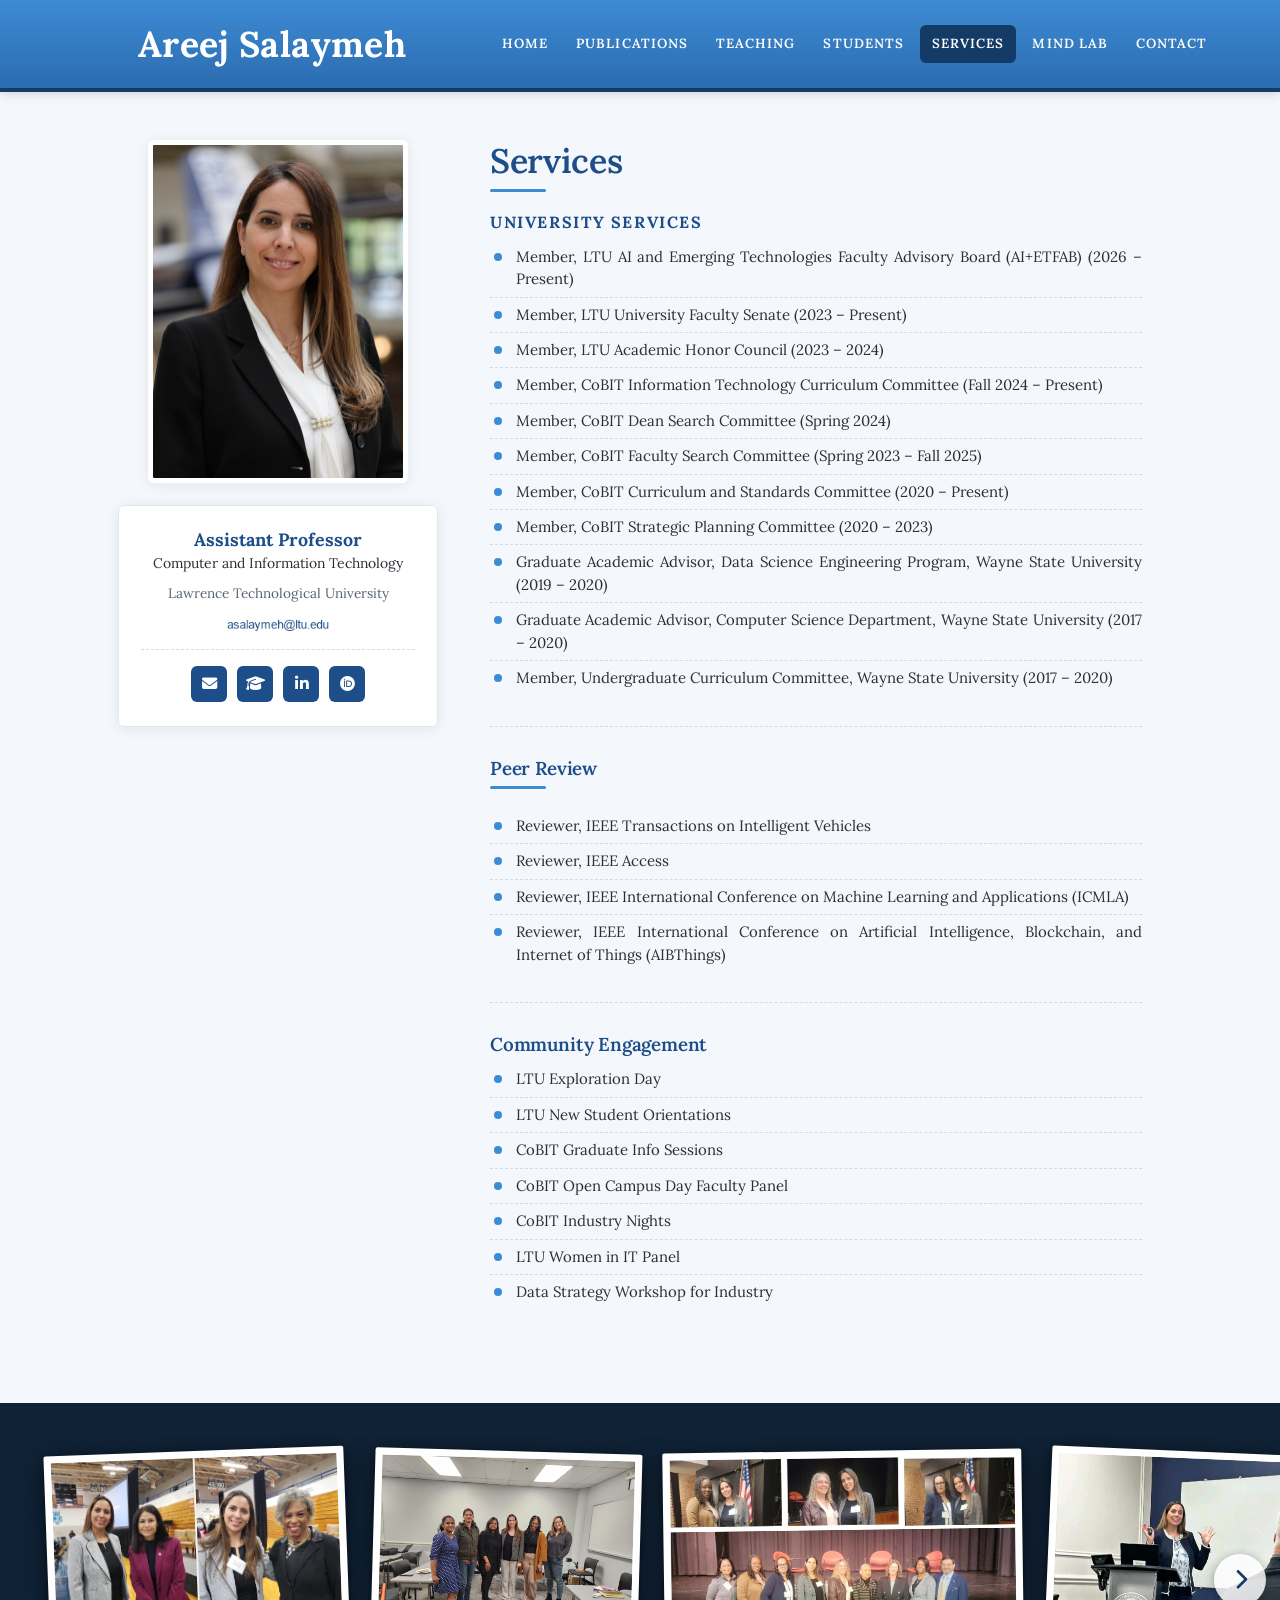
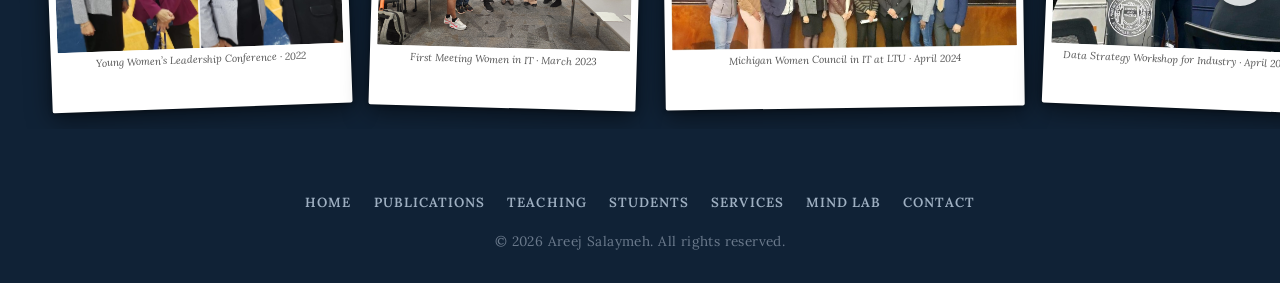
<file: services.html>
﻿<!DOCTYPE html>
<html lang="en">
<head>
  <meta charset="UTF-8" />
  <meta name="viewport" content="width=device-width, initial-scale=1.0" />
  <title>Services &mdash; Areej Salaymeh</title>
  <meta name="description" content="Professional and academic service of Dr. Areej Salaymeh." />
  <link rel="preconnect" href="https://fonts.googleapis.com" />
  <link rel="preconnect" href="https://fonts.gstatic.com" crossorigin />
  <link href="https://fonts.googleapis.com/css2?family=Lora:ital,wght@0,400;0,500;0,600;0,700;1,400&display=swap" rel="stylesheet" />
  <link rel="stylesheet" href="https://cdnjs.cloudflare.com/ajax/libs/font-awesome/6.5.0/css/all.min.css" />
  <link rel="icon" type="image/svg+xml" href="assets/img/mind-lab-badge.svg" />
  <link rel="stylesheet" href="assets/css/style.css" />
</head>
<body>

  <header class="site-header">
    <div class="container header-inner">
      <div class="brand">
        <a href="index.html"><span class="brand__name">Areej Salaymeh</span></a>
      </div>
      <button class="hamburger" aria-label="Toggle menu" aria-expanded="false"><span></span><span></span><span></span></button>
      <nav class="menu">
        <ul>
          <li><a href="index.html">Home</a></li>
          <li><a href="publications.html">Publications</a></li>
          <li><a href="teaching.html">Teaching</a></li>
          <li><a href="students.html">Students</a></li>
          <li><a href="services.html">Services</a></li>
          <li><a href="mind-lab.html">MIND Lab</a></li>
          <li><a href="contact.html">Contact</a></li>
        </ul>
      </nav>
    </div>
  </header>

  <div class="page">

    <!-- Sidebar -->
    <aside class="sidebar">
      <img
        src="assets/img/profile.jpg"
        alt="Dr. Areej Salaymeh"
        class="sidebar__photo"
        onerror="this.style.display='none'; this.nextElementSibling.style.display='flex';"
      />
      <div class="sidebar__initials" style="display:none;">AS</div>

      <div class="sidebar__card">
        <p class="sidebar__title">Assistant Professor</p>
        <p class="sidebar__dept">Computer and Information Technology</p>
        <p class="sidebar__org">Lawrence Technological University</p>
        <p class="sidebar__email"><img src="assets/img/email-address.png" alt="email address" style="height:1em;vertical-align:middle;" /></p>
        <div class="sidebar__social">
          <a href="mailto:asalaymeh@ltu.edu" title="Email" aria-label="Email"><i class="fas fa-envelope"></i></a>
          <a href="https://scholar.google.com" target="_blank" rel="noopener" title="Google Scholar" aria-label="Google Scholar"><i class="fas fa-graduation-cap"></i></a>
          <a href="https://www.linkedin.com" target="_blank" rel="noopener" title="LinkedIn" aria-label="LinkedIn"><i class="fab fa-linkedin-in"></i></a>
          <a href="https://orcid.org/0009-0008-3849-7223" target="_blank" rel="noopener" title="ORCID" aria-label="ORCID"><i class="fab fa-orcid"></i></a>
        </div>
      </div>
    </aside>

    <!-- Content -->
    <main class="content">
    <article class="post">
      <h2 class="post__title">Services</h2>
      <div class="post__rule"></div>
      <h4 style="font-size:0.95rem;font-weight:700;text-transform:uppercase;letter-spacing:.1em;color:var(--blue);margin:18px 0 8px;">University Services</h4>
      <ul class="news">
        <li>Member, LTU AI and Emerging Technologies Faculty Advisory Board (AI+ETFAB) <span class="date">(2026 &ndash; Present)</span></li>
        <li>Member, LTU University Faculty Senate <span class="date">(2023 &ndash; Present)</span></li>
        <li>Member, LTU Academic Honor Council <span class="date">(2023 &ndash; 2024)</span></li>
        <li>Member, CoBIT Information Technology Curriculum Committee <span class="date">(Fall 2024 &ndash; Present)</span></li>
        <li>Member, CoBIT Dean Search Committee <span class="date">(Spring 2024)</span></li>
        <li>Member, CoBIT Faculty Search Committee <span class="date">(Spring 2023 &ndash; Fall 2025)</span></li>
        <li>Member, CoBIT Curriculum and Standards Committee <span class="date">(2020 &ndash; Present)</span></li>
        <li>Member, CoBIT Strategic Planning Committee <span class="date">(2020 &ndash; 2023)</span></li>
        <li>Graduate Academic Advisor, Data Science Engineering Program, Wayne State University <span class="date">(2019 &ndash; 2020)</span></li>
        <li>Graduate Academic Advisor, Computer Science Department, Wayne State University <span class="date">(2017 &ndash; 2020)</span></li>
        <li>Member, Undergraduate Curriculum Committee, Wayne State University <span class="date">(2017 &ndash; 2020)</span></li>
      </ul>
    </article>

    <article class="post">
      <h3 class="post__title post__title--sub">Peer Review</h3>
      <div class="post__rule"></div>
      <ul class="news">
        <li>Reviewer, IEEE Transactions on Intelligent Vehicles</li>
        <li>Reviewer, IEEE Access</li>
        <li>Reviewer, IEEE International Conference on Machine Learning and Applications (ICMLA)</li>
        <li>Reviewer, IEEE International Conference on Artificial Intelligence, Blockchain, and Internet of Things (AIBThings)</li>
      </ul>
    </article>

    <article class="post">
      <h3 class="post__title post__title--sub">Community Engagement</h3>
      <ul class="news">
        <li>LTU Exploration Day</li>
        <li>LTU New Student Orientations</li>
        <li>CoBIT Graduate Info Sessions</li>
        <li>CoBIT Open Campus Day Faculty Panel</li>
        <li>CoBIT Industry Nights</li>
        <li>LTU Women in IT Panel</li>
        <li>Data Strategy Workshop for Industry</li>
      </ul>
    </article>

  </main>
  </div>

  <!-- Service Gallery Banner -->
  <div class="lab-photo-banner">
    <button class="banner-arrow banner-arrow--left" aria-label="Scroll left"><i class="fas fa-chevron-left"></i></button>
    <div class="lab-photo-strip">
      <figure class="lab-photo-frame lab-photo-frame--cap"><img src="assets/img/service-wc-2022.jpg" alt="Young Women's Leadership Conference 2022" loading="lazy" /><figcaption>Young Women&rsquo;s Leadership Conference &middot; 2022</figcaption></figure>
      <figure class="lab-photo-frame lab-photo-frame--cap"><img src="assets/img/service-women-in-it-2023.jpg" alt="First meeting Women in IT March 2023" loading="lazy" /><figcaption>First Meeting Women in IT &middot; March 2023</figcaption></figure>
      <figure class="lab-photo-frame lab-photo-frame--cap"><img src="assets/img/service-mwct-2024.jpg" alt="Michigan Women Council in IT at LTU April 2024" loading="lazy" /><figcaption>Michigan Women Council in IT at LTU &middot; April 2024</figcaption></figure>
      <figure class="lab-photo-frame lab-photo-frame--cap"><img src="assets/img/service-data-workshop-2025.jpg" alt="Data Strategy Workshop April 2025" loading="lazy" /><figcaption>Data Strategy Workshop for Industry &middot; April 2025</figcaption></figure>
      <figure class="lab-photo-frame lab-photo-frame--cap"><img src="assets/img/service-ltu-exploration-day-2026.jpg" alt="LTU Exploration Day 2026" loading="lazy" /><figcaption>LTU Exploration Day &middot; April 2026</figcaption></figure>
    </div>
    <button class="banner-arrow banner-arrow--right" aria-label="Scroll right"><i class="fas fa-chevron-right"></i></button>
  </div>

  <footer class="site-footer">
    <div class="container">
      <ul class="footer-menu">
        <li><a href="index.html">Home</a></li>
        <li><a href="publications.html">Publications</a></li>
        <li><a href="teaching.html">Teaching</a></li>
        <li><a href="students.html">Students</a></li>
        <li><a href="services.html">Services</a></li>
        <li><a href="mind-lab.html">MIND Lab</a></li>
        <li><a href="contact.html">Contact</a></li>
      </ul>
      <p class="copyright">&copy; 2026 Areej Salaymeh. All rights reserved.</p>
    </div>
  </footer>

  <script src="assets/js/main.js"></script>
</body>
</html>
</file>
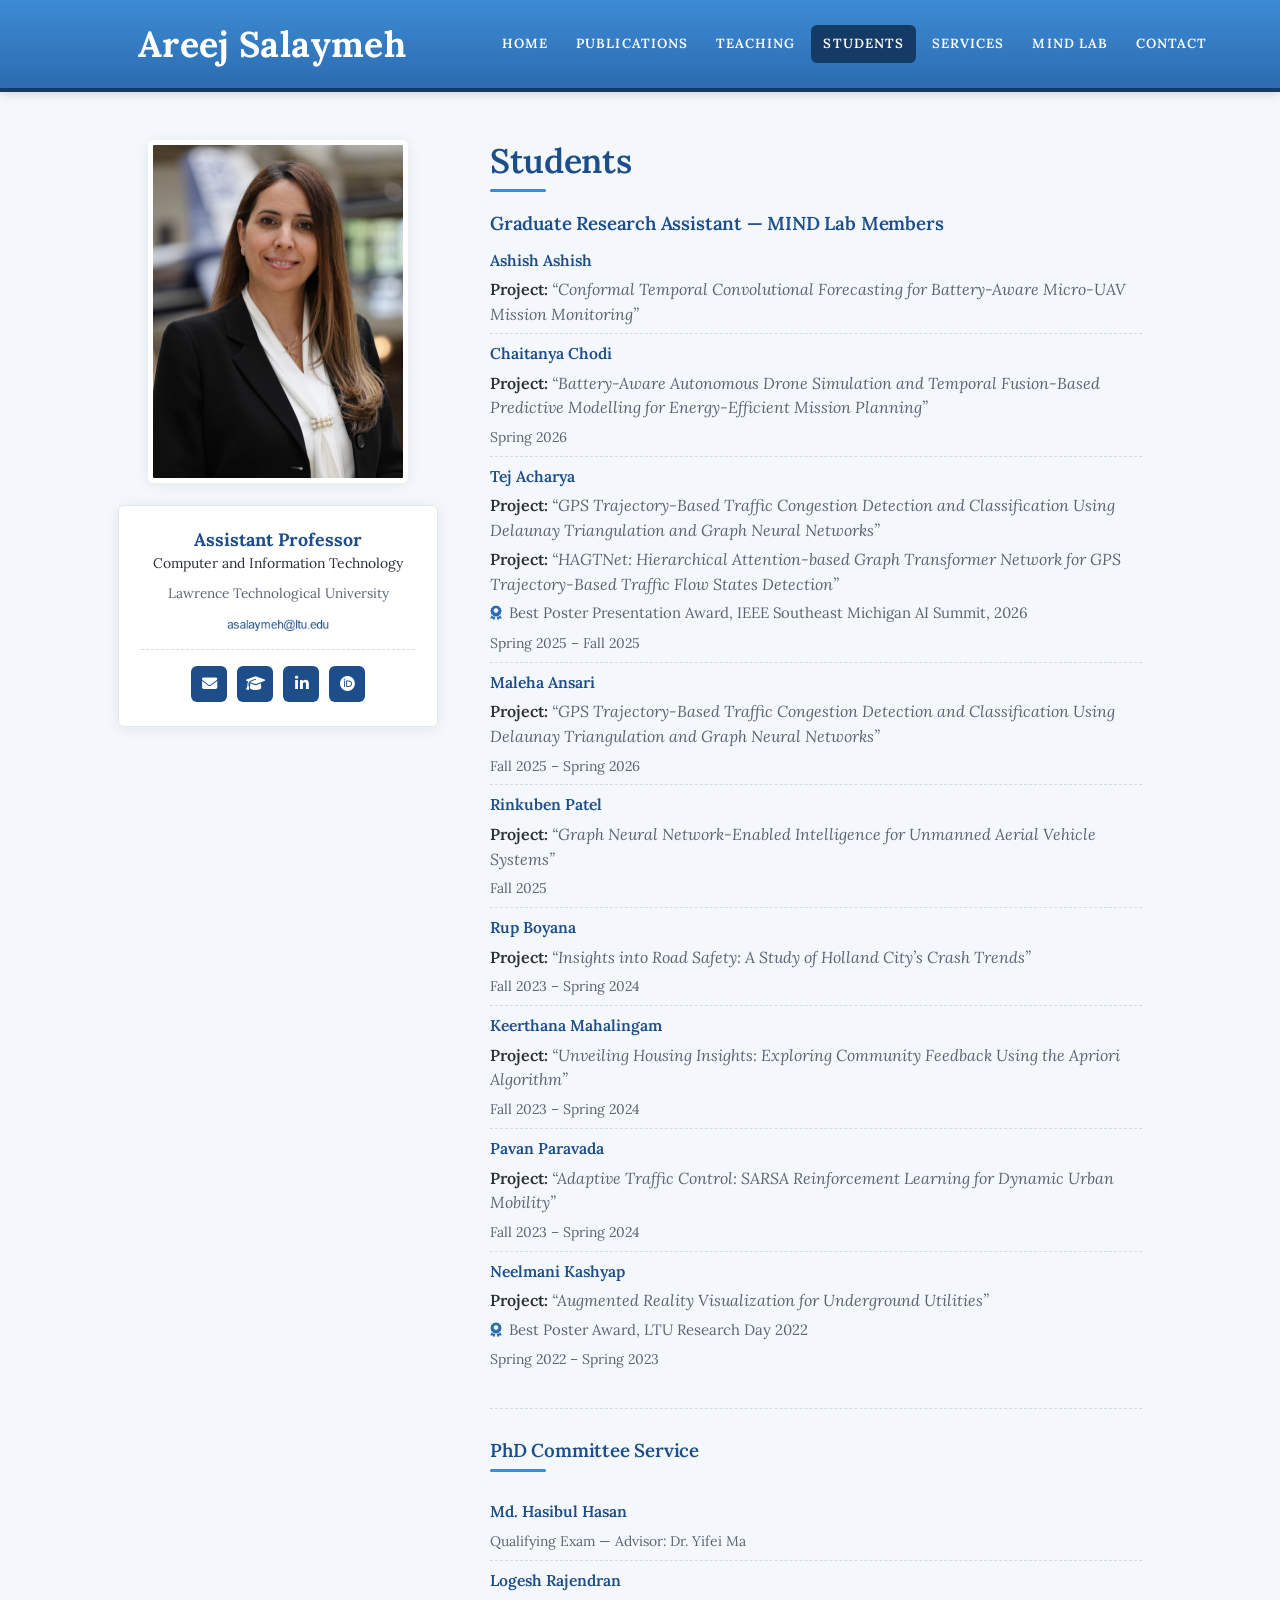
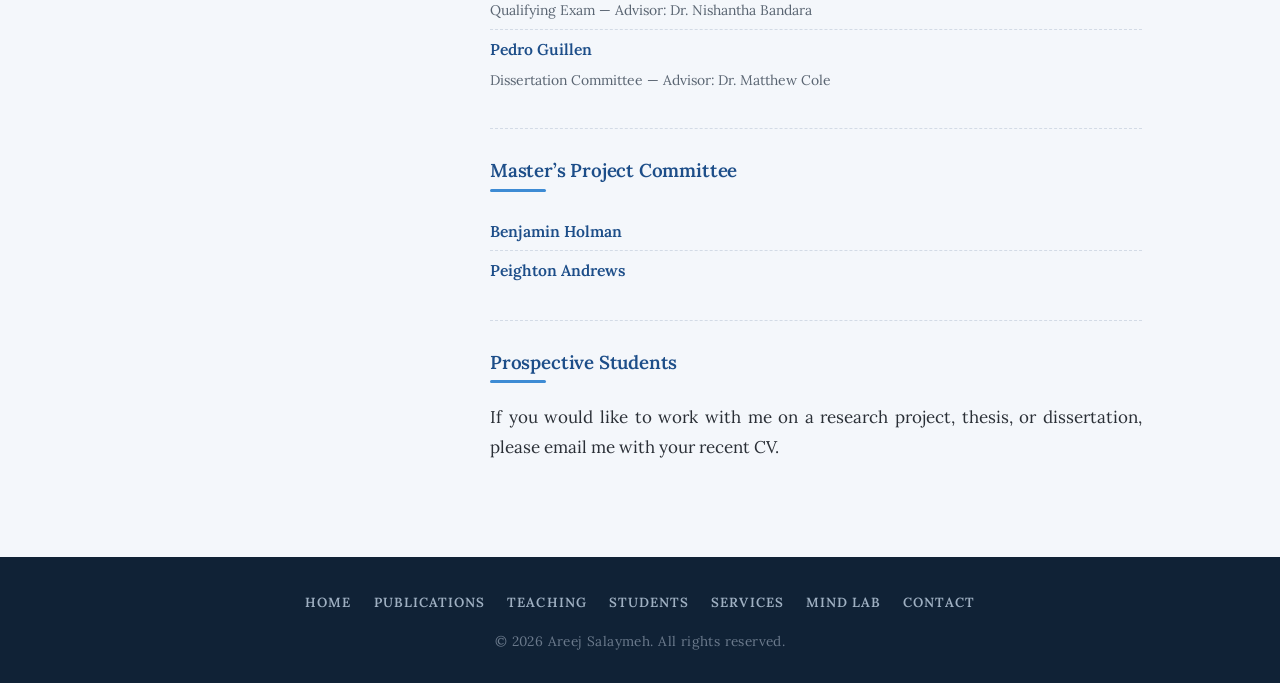
<file: students.html>
﻿<!DOCTYPE html>
<html lang="en">
<head>
  <meta charset="UTF-8" />
  <meta name="viewport" content="width=device-width, initial-scale=1.0" />
  <title>Students &mdash; Areej Salaymeh</title>
  <meta name="description" content="Information for current and prospective students of Dr. Areej Salaymeh." />
  <link rel="preconnect" href="https://fonts.googleapis.com" />
  <link rel="preconnect" href="https://fonts.gstatic.com" crossorigin />
  <link href="https://fonts.googleapis.com/css2?family=Lora:ital,wght@0,400;0,500;0,600;0,700;1,400&display=swap" rel="stylesheet" />
  <link rel="stylesheet" href="https://cdnjs.cloudflare.com/ajax/libs/font-awesome/6.5.0/css/all.min.css" />
  <link rel="icon" type="image/svg+xml" href="assets/img/mind-lab-badge.svg" />
  <link rel="stylesheet" href="assets/css/style.css" />
</head>
<body>

  <header class="site-header">
    <div class="container header-inner">
      <div class="brand">
        <a href="index.html"><span class="brand__name">Areej Salaymeh</span></a>
      </div>
      <button class="hamburger" aria-label="Toggle menu" aria-expanded="false"><span></span><span></span><span></span></button>
      <nav class="menu">
        <ul>
          <li><a href="index.html">Home</a></li>
          <li><a href="publications.html">Publications</a></li>
          <li><a href="teaching.html">Teaching</a></li>
          <li><a href="students.html">Students</a></li>
          <li><a href="services.html">Services</a></li>
          <li><a href="mind-lab.html">MIND Lab</a></li>
          <li><a href="contact.html">Contact</a></li>
        </ul>
      </nav>
    </div>
  </header>

  <div class="page">

    <!-- Sidebar -->
    <aside class="sidebar">
      <img
        src="assets/img/profile.jpg"
        alt="Dr. Areej Salaymeh"
        class="sidebar__photo"
        onerror="this.style.display='none'; this.nextElementSibling.style.display='flex';"
      />
      <div class="sidebar__initials" style="display:none;">AS</div>

      <div class="sidebar__card">
        <p class="sidebar__title">Assistant Professor</p>
        <p class="sidebar__dept">Computer and Information Technology</p>
        <p class="sidebar__org">Lawrence Technological University</p>
        <p class="sidebar__email"><img src="assets/img/email-address.png" alt="email address" style="height:1em;vertical-align:middle;" /></p>
        <div class="sidebar__social">
          <a href="mailto:asalaymeh@ltu.edu" title="Email" aria-label="Email"><i class="fas fa-envelope"></i></a>
          <a href="https://scholar.google.com" target="_blank" rel="noopener" title="Google Scholar" aria-label="Google Scholar"><i class="fas fa-graduation-cap"></i></a>
          <a href="https://www.linkedin.com" target="_blank" rel="noopener" title="LinkedIn" aria-label="LinkedIn"><i class="fab fa-linkedin-in"></i></a>
          <a href="https://orcid.org/0009-0008-3849-7223" target="_blank" rel="noopener" title="ORCID" aria-label="ORCID"><i class="fab fa-orcid"></i></a>
        </div>
      </div>
    </aside>

    <!-- Content -->
    <main class="content">
    <article class="post">
      <h2 class="post__title">Students</h2>
      <div class="post__rule"></div>
      <h3 class="post__title post__title--sub">Graduate Research Assistant &mdash; MIND Lab Members</h3>
      <ul class="alumni-list">
        <li class="alum">
          <span class="alum__name">Ashish Ashish</span>
          <span class="alum__project">&ldquo;Conformal Temporal Convolutional Forecasting for Battery-Aware Micro-UAV Mission Monitoring&rdquo;</span>
        </li>
        <li class="alum">
          <span class="alum__name">Chaitanya Chodi</span>
          <span class="alum__project">&ldquo;Battery-Aware Autonomous Drone Simulation and Temporal Fusion-Based Predictive Modelling for Energy-Efficient Mission Planning&rdquo;</span>
          <span class="alum__date">Spring 2026</span>
        </li>
        <li class="alum">
          <span class="alum__name">Tej Acharya</span>
          <span class="alum__project">&ldquo;GPS Trajectory-Based Traffic Congestion Detection and Classification Using Delaunay Triangulation and Graph Neural Networks&rdquo;</span>
          <span class="alum__project">&ldquo;HAGTNet: Hierarchical Attention-based Graph Transformer Network for GPS Trajectory-Based Traffic Flow States Detection&rdquo;</span>
          <span class="alum__award"><i class="fas fa-award"></i> Best Poster Presentation Award, IEEE Southeast Michigan AI Summit, 2026</span>
          <span class="alum__date">Spring 2025 &ndash; Fall 2025</span>
        </li>
        <li class="alum">
          <span class="alum__name">Maleha Ansari</span>
          <span class="alum__project">&ldquo;GPS Trajectory-Based Traffic Congestion Detection and Classification Using Delaunay Triangulation and Graph Neural Networks&rdquo;</span>
          <span class="alum__date">Fall 2025 &ndash; Spring 2026</span>
        </li>
        <li class="alum">
          <span class="alum__name">Rinkuben Patel</span>
          <span class="alum__project">&ldquo;Graph Neural Network-Enabled Intelligence for Unmanned Aerial Vehicle Systems&rdquo;</span>
          <span class="alum__date">Fall 2025</span>
        </li>
        <li class="alum">
          <span class="alum__name">Rup Boyana</span>
          <span class="alum__project">&ldquo;Insights into Road Safety: A Study of Holland City&rsquo;s Crash Trends&rdquo;</span>
          <span class="alum__date">Fall 2023 &ndash; Spring 2024</span>
        </li>
        <li class="alum">
          <span class="alum__name">Keerthana Mahalingam</span>
          <span class="alum__project">&ldquo;Unveiling Housing Insights: Exploring Community Feedback Using the Apriori Algorithm&rdquo;</span>
          <span class="alum__date">Fall 2023 &ndash; Spring 2024</span>
        </li>
        <li class="alum">
          <span class="alum__name">Pavan Paravada</span>
          <span class="alum__project">&ldquo;Adaptive Traffic Control: SARSA Reinforcement Learning for Dynamic Urban Mobility&rdquo;</span>
          <span class="alum__date">Fall 2023 &ndash; Spring 2024</span>
        </li>
        <li class="alum">
          <span class="alum__name">Neelmani Kashyap</span>
          <span class="alum__project">&ldquo;Augmented Reality Visualization for Underground Utilities&rdquo;</span>
          <span class="alum__award"><i class="fas fa-award"></i> Best Poster Award, LTU Research Day 2022</span>
          <span class="alum__date">Spring 2022 &ndash; Spring 2023</span>
        </li>
      </ul>
    </article>

    <article class="post">
      <h3 class="post__title post__title--sub">PhD Committee Service</h3>
      <div class="post__rule"></div>
      <ul class="alumni-list">
        <li class="alum">
          <span class="alum__name">Md. Hasibul Hasan</span>
          <span class="alum__date">Qualifying Exam &mdash; Advisor: Dr. Yifei Ma</span>
        </li>
        <li class="alum">
          <span class="alum__name">Logesh Rajendran</span>
          <span class="alum__date">Qualifying Exam &mdash; Advisor: Dr. Nishantha Bandara</span>
        </li>
        <li class="alum">
          <span class="alum__name">Pedro Guillen</span>
          <span class="alum__date">Dissertation Committee &mdash; Advisor: Dr. Matthew Cole</span>
        </li>
      </ul>
    </article>

    <article class="post">
      <h3 class="post__title post__title--sub">Master&rsquo;s Project Committee</h3>
      <div class="post__rule"></div>
      <ul class="alumni-list">
        <li class="alum">
          <span class="alum__name">Benjamin Holman</span>
        </li>
        <li class="alum">
          <span class="alum__name">Peighton Andrews</span>
        </li>
      </ul>
    </article>

    <article class="post">
      <h3 class="post__title post__title--sub">Prospective Students</h3>
      <div class="post__rule"></div>
      <div class="entry">
        <p>
          If you would like to work with me on a research project, thesis, or dissertation, please
          email me with your recent CV.
        </p>
      </div>
    </article>
  </main>
  </div>

  <footer class="site-footer">
    <div class="container">
      <ul class="footer-menu">
        <li><a href="index.html">Home</a></li>
        <li><a href="publications.html">Publications</a></li>
        <li><a href="teaching.html">Teaching</a></li>
        <li><a href="students.html">Students</a></li>
        <li><a href="services.html">Services</a></li>
        <li><a href="mind-lab.html">MIND Lab</a></li>
        <li><a href="contact.html">Contact</a></li>
      </ul>
      <p class="copyright">&copy; 2026 Areej Salaymeh. All rights reserved.</p>
    </div>
  </footer>

  <script src="assets/js/main.js"></script>
</body>
</html>
</file>
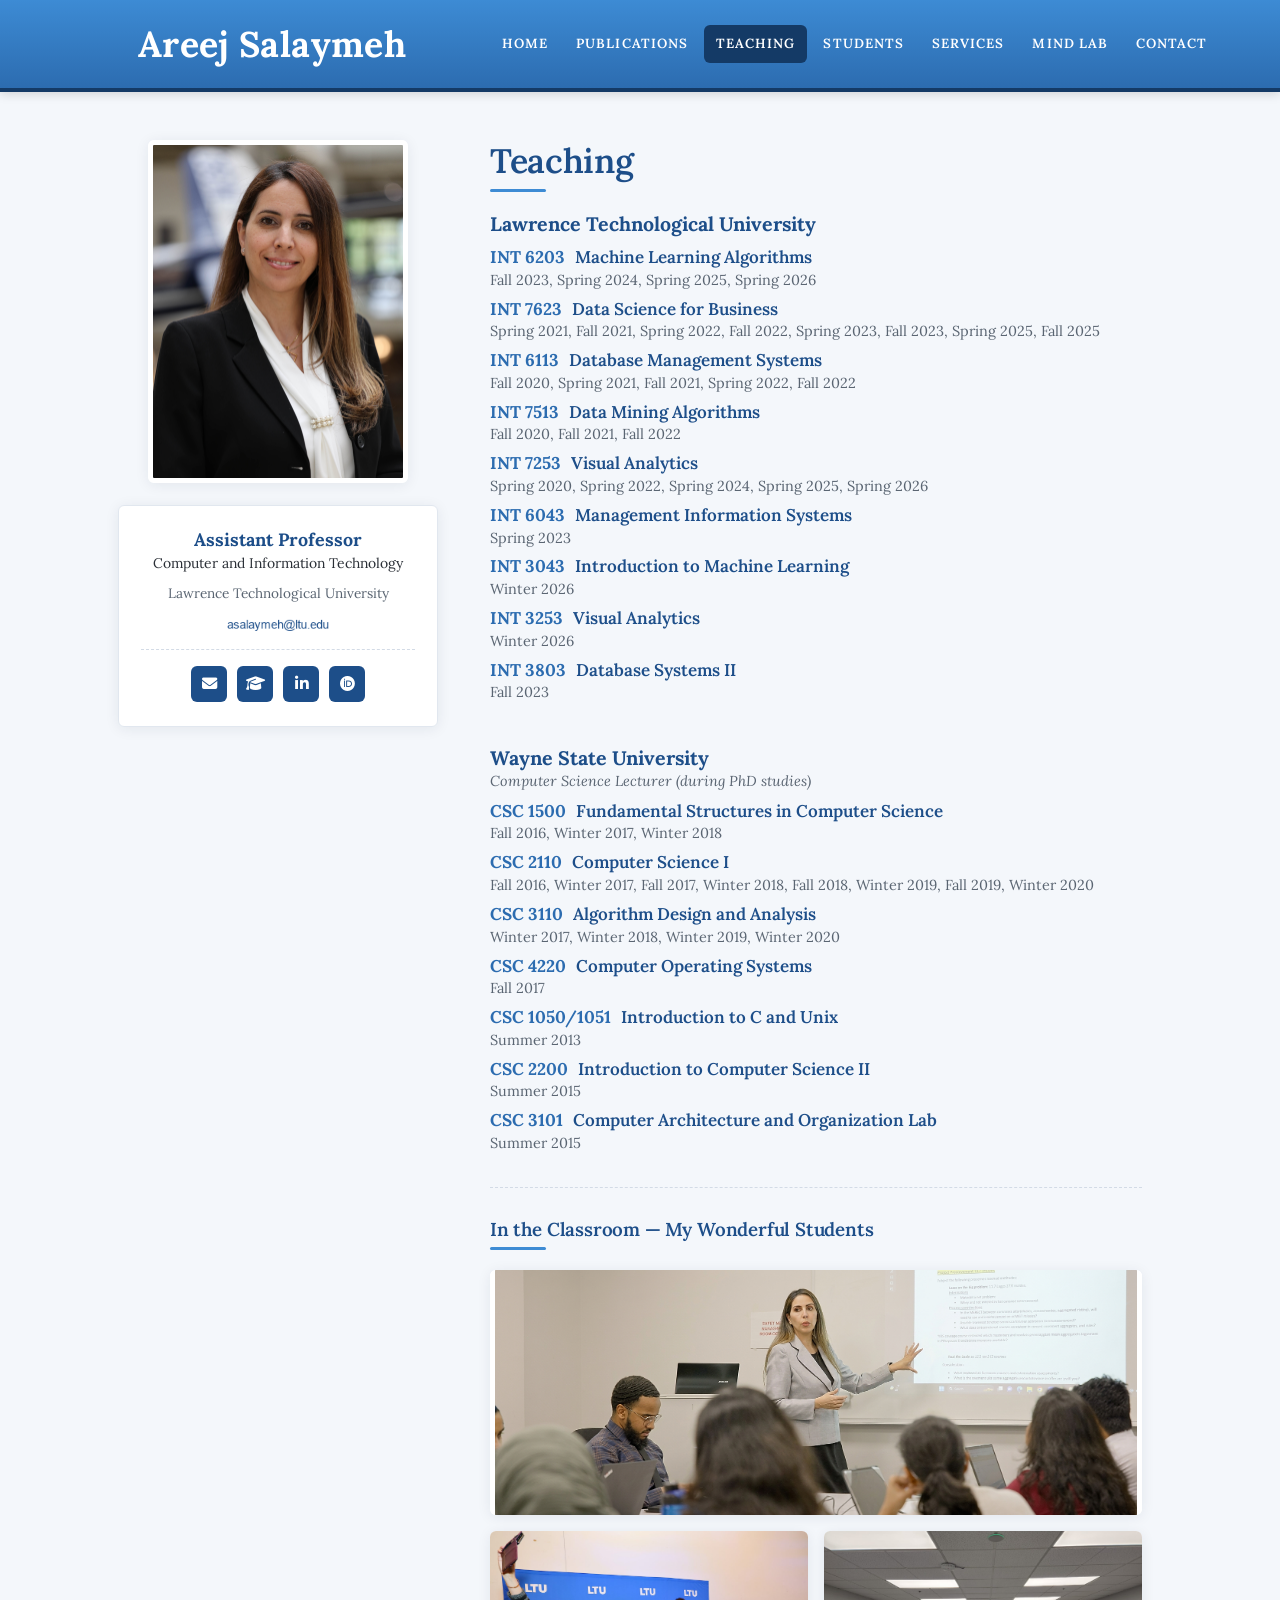
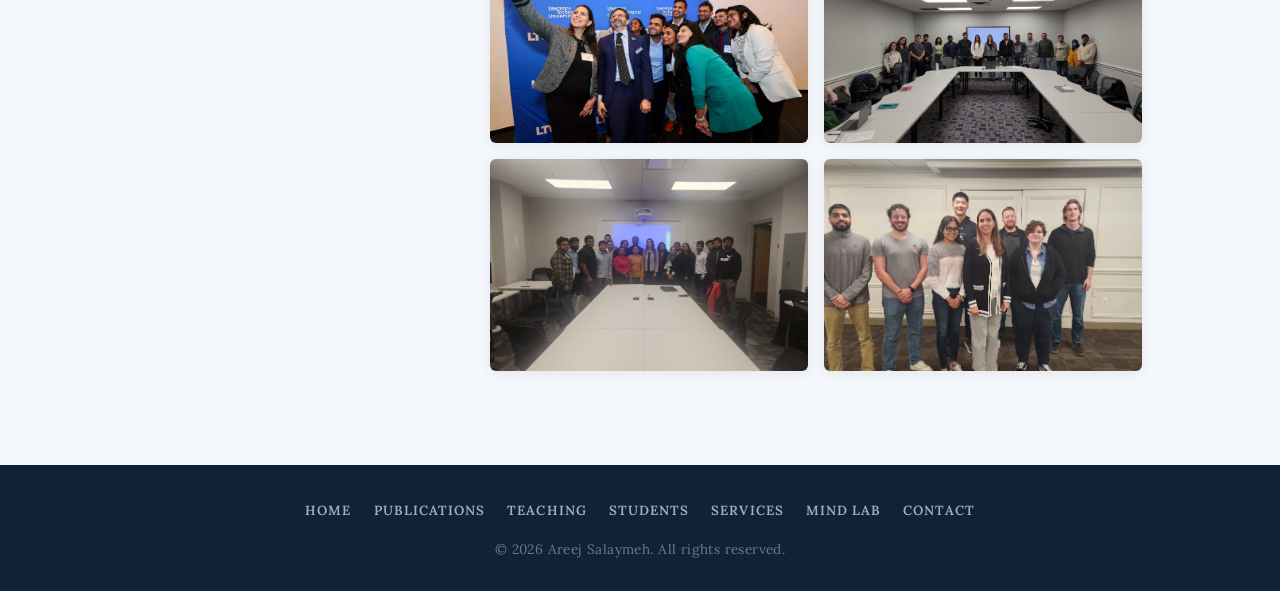
<file: teaching.html>
﻿<!DOCTYPE html>
<html lang="en">
<head>
  <meta charset="UTF-8" />
  <meta name="viewport" content="width=device-width, initial-scale=1.0" />
  <title>Teaching &mdash; Areej Salaymeh, Ph.D.</title>
  <meta name="description" content="Courses taught by Dr. Areej Salaymeh in machine learning, data science, and databases." />
  <link rel="preconnect" href="https://fonts.googleapis.com" />
  <link rel="preconnect" href="https://fonts.gstatic.com" crossorigin />
  <link href="https://fonts.googleapis.com/css2?family=Lora:ital,wght@0,400;0,500;0,600;0,700;1,400&display=swap" rel="stylesheet" />
  <link rel="stylesheet" href="https://cdnjs.cloudflare.com/ajax/libs/font-awesome/6.5.0/css/all.min.css" />
  <link rel="icon" type="image/svg+xml" href="assets/img/mind-lab-badge.svg" />
  <link rel="stylesheet" href="assets/css/style.css" />
</head>
<body>

  <header class="site-header">
    <div class="container header-inner">
      <div class="brand">
        <a href="index.html"><span class="brand__name">Areej Salaymeh</span></a>
      </div>
      <button class="hamburger" aria-label="Toggle menu" aria-expanded="false"><span></span><span></span><span></span></button>
      <nav class="menu">
        <ul>
          <li><a href="index.html">Home</a></li>
          <li><a href="publications.html">Publications</a></li>
          <li><a href="teaching.html">Teaching</a></li>
          <li><a href="students.html">Students</a></li>
          <li><a href="services.html">Services</a></li>
          <li><a href="mind-lab.html">MIND Lab</a></li>
          <li><a href="contact.html">Contact</a></li>
        </ul>
      </nav>
    </div>
  </header>

  <div class="page">

    <!-- Sidebar -->
    <aside class="sidebar">
      <img
        src="assets/img/profile.jpg"
        alt="Dr. Areej Salaymeh"
        class="sidebar__photo"
        onerror="this.style.display='none'; this.nextElementSibling.style.display='flex';"
      />
      <div class="sidebar__initials" style="display:none;">AS</div>

      <div class="sidebar__card">
        <p class="sidebar__title">Assistant Professor</p>
        <p class="sidebar__dept">Computer and Information Technology</p>
        <p class="sidebar__org">Lawrence Technological University</p>
        <p class="sidebar__email"><img src="assets/img/email-address.png" alt="email address" style="height:1em;vertical-align:middle;" /></p>
        <div class="sidebar__social">
          <a href="mailto:asalaymeh@ltu.edu" title="Email" aria-label="Email"><i class="fas fa-envelope"></i></a>
          <a href="https://scholar.google.com" target="_blank" rel="noopener" title="Google Scholar" aria-label="Google Scholar"><i class="fas fa-graduation-cap"></i></a>
          <a href="https://www.linkedin.com" target="_blank" rel="noopener" title="LinkedIn" aria-label="LinkedIn"><i class="fab fa-linkedin-in"></i></a>
          <a href="https://orcid.org/0009-0008-3849-7223" target="_blank" rel="noopener" title="ORCID" aria-label="ORCID"><i class="fab fa-orcid"></i></a>
        </div>
      </div>
    </aside>

    <!-- Content -->
    <main class="content">
    <article class="post">
      <h2 class="post__title">Teaching</h2>
      <div class="post__rule"></div>

      <h4 class="course-org">Lawrence Technological University</h4>
      <ul class="course-list">
        <li class="course">
          <div class="course__head"><span class="course__code">INT 6203</span> <span class="course__name"><a href="https://bannerweb.ltu.edu/ssbprod/bwckctlg.p_disp_course_detail?cat_term_in=202630&subj_code_in=INT&crse_numb_in=6203" target="_blank" rel="noopener">Machine Learning Algorithms</a></span></div>
          <div class="course__terms">Fall 2023, Spring 2024, Spring 2025, Spring 2026</div>
        </li>
        <li class="course">
          <div class="course__head"><span class="course__code">INT 7623</span> <span class="course__name"><a href="https://bannerweb.ltu.edu/ssbprod/bwckctlg.p_disp_course_detail?cat_term_in=202630&subj_code_in=INT&crse_numb_in=7623" target="_blank" rel="noopener">Data Science for Business</a></span></div>
          <div class="course__terms">Spring 2021, Fall 2021, Spring 2022, Fall 2022, Spring 2023, Fall 2023, Spring 2025, Fall 2025</div>
        </li>
        <li class="course">
          <div class="course__head"><span class="course__code">INT 6113</span> <span class="course__name"><a href="https://bannerweb.ltu.edu/ssbprod/bwckctlg.p_disp_course_detail?cat_term_in=202630&subj_code_in=INT&crse_numb_in=6113" target="_blank" rel="noopener">Database Management Systems</a></span></div>
          <div class="course__terms">Fall 2020, Spring 2021, Fall 2021, Spring 2022, Fall 2022</div>
        </li>
        <li class="course">
          <div class="course__head"><span class="course__code">INT 7513</span> <span class="course__name"><a href="https://bannerweb.ltu.edu/ssbprod/bwckctlg.p_disp_course_detail?cat_term_in=202630&subj_code_in=INT&crse_numb_in=7513" target="_blank" rel="noopener">Data Mining Algorithms</a></span></div>
          <div class="course__terms">Fall 2020, Fall 2021, Fall 2022</div>
        </li>
        <li class="course">
          <div class="course__head"><span class="course__code">INT 7253</span> <span class="course__name"><a href="https://bannerweb.ltu.edu/ssbprod/bwckctlg.p_disp_course_detail?cat_term_in=202630&subj_code_in=INT&crse_numb_in=7253" target="_blank" rel="noopener">Visual Analytics</a></span></div>
          <div class="course__terms">Spring 2020, Spring 2022, Spring 2024, Spring 2025, Spring 2026</div>
        </li>
        <li class="course">
          <div class="course__head"><span class="course__code">INT 6043</span> <span class="course__name"><a href="https://bannerweb.ltu.edu/ssbprod/bwckctlg.p_disp_course_detail?cat_term_in=202630&subj_code_in=INT&crse_numb_in=6043" target="_blank" rel="noopener">Management Information Systems</a></span></div>
          <div class="course__terms">Spring 2023</div>
        </li>
        <li class="course">
          <div class="course__head"><span class="course__code">INT 3043</span> <span class="course__name"><a href="https://bannerweb.ltu.edu/ssbprod/bwckctlg.p_disp_course_detail?cat_term_in=202630&subj_code_in=INT&crse_numb_in=3043" target="_blank" rel="noopener">Introduction to Machine Learning</a></span></div>
          <div class="course__terms">Winter 2026</div>
        </li>
        <li class="course">
          <div class="course__head"><span class="course__code">INT 3253</span> <span class="course__name"><a href="https://bannerweb.ltu.edu/ssbprod/bwckctlg.p_disp_course_detail?cat_term_in=202630&subj_code_in=INT&crse_numb_in=3253" target="_blank" rel="noopener">Visual Analytics</a></span></div>
          <div class="course__terms">Winter 2026</div>
        </li>
        <li class="course">
          <div class="course__head"><span class="course__code">INT 3803</span> <span class="course__name"><a href="https://bannerweb.ltu.edu/ssbprod/bwckctlg.p_disp_course_detail?cat_term_in=202630&subj_code_in=INT&crse_numb_in=3803" target="_blank" rel="noopener">Database Systems II</a></span></div>
          <div class="course__terms">Fall 2023</div>
        </li>
      </ul>

      <h4 class="course-org">Wayne State University
        <span class="course-org__note">Computer Science Lecturer (during PhD studies)</span>
      </h4>
      <ul class="course-list">
        <li class="course">
          <div class="course__head"><span class="course__code">CSC 1500</span> <span class="course__name"><a href="https://bulletins.wayne.edu/search/?P=CSC+1500" target="_blank" rel="noopener">Fundamental Structures in Computer Science</a></span></div>
          <div class="course__terms">Fall 2016, Winter 2017, Winter 2018</div>
        </li>
        <li class="course">
          <div class="course__head"><span class="course__code">CSC 2110</span> <span class="course__name"><a href="https://bulletins.wayne.edu/search/?P=CSC+2110" target="_blank" rel="noopener">Computer Science I</a></span></div>
          <div class="course__terms">Fall 2016, Winter 2017, Fall 2017, Winter 2018, Fall 2018, Winter 2019, Fall 2019, Winter 2020</div>
        </li>
        <li class="course">
          <div class="course__head"><span class="course__code">CSC 3110</span> <span class="course__name"><a href="https://bulletins.wayne.edu/search/?P=CSC+3110" target="_blank" rel="noopener">Algorithm Design and Analysis</a></span></div>
          <div class="course__terms">Winter 2017, Winter 2018, Winter 2019, Winter 2020</div>
        </li>
        <li class="course">
          <div class="course__head"><span class="course__code">CSC 4220</span> <span class="course__name"><a href="https://bulletins.wayne.edu/search/?P=CSC+4220" target="_blank" rel="noopener">Computer Operating Systems</a></span></div>
          <div class="course__terms">Fall 2017</div>
        </li>
        <li class="course">
          <div class="course__head"><span class="course__code">CSC 1050/1051</span> <span class="course__name"><a href="https://bulletins.wayne.edu/search/?P=CSC+1050" target="_blank" rel="noopener">Introduction to C and Unix</a></span></div>
          <div class="course__terms">Summer 2013</div>
        </li>
        <li class="course">
          <div class="course__head"><span class="course__code">CSC 2200</span> <span class="course__name"><a href="https://bulletins.wayne.edu/search/?P=CSC+2200" target="_blank" rel="noopener">Introduction to Computer Science II</a></span></div>
          <div class="course__terms">Summer 2015</div>
        </li>
        <li class="course">
          <div class="course__head"><span class="course__code">CSC 3101</span> <span class="course__name"><a href="https://bulletins.wayne.edu/search/?P=CSC+3101" target="_blank" rel="noopener">Computer Architecture and Organization Lab</a></span></div>
          <div class="course__terms">Summer 2015</div>
        </li>
      </ul>
    </article>

    <article class="post">
      <h3 class="post__title post__title--sub">In the Classroom &mdash; My Wonderful Students</h3>
      <div class="post__rule"></div>
      <div class="gallery">
        <div class="gallery__item gallery__item--wide"><img src="assets/img/gallery-5.png" alt="Class photo with students" loading="lazy" /></div>
        <a href="assets/img/gallery-1.jpg" class="gallery__item" target="_blank" rel="noopener"><img src="assets/img/gallery-1.jpg" alt="Dr. Salaymeh with students at an LTU event" loading="lazy" /></a>
        <a href="assets/img/gallery-2.jpg" class="gallery__item" target="_blank" rel="noopener"><img src="assets/img/gallery-2.jpg" alt="Class photo with students" loading="lazy" /></a>
        <a href="assets/img/gallery-3.jpg" class="gallery__item" target="_blank" rel="noopener"><img src="assets/img/gallery-3.jpg" alt="Class photo with students" loading="lazy" /></a>
        <a href="assets/img/gallery-4.jpg" class="gallery__item" target="_blank" rel="noopener"><img src="assets/img/gallery-4.jpg" alt="Group photo with students" loading="lazy" /></a>
      </div>
    </article>

  </main>
  </div>

  <footer class="site-footer">
    <div class="container">
      <ul class="footer-menu">
        <li><a href="index.html">Home</a></li>
        <li><a href="publications.html">Publications</a></li>
        <li><a href="teaching.html">Teaching</a></li>
        <li><a href="students.html">Students</a></li>
        <li><a href="services.html">Services</a></li>
        <li><a href="mind-lab.html">MIND Lab</a></li>
        <li><a href="contact.html">Contact</a></li>
      </ul>
      <p class="copyright">&copy; 2026 Areej Salaymeh. All rights reserved.</p>
    </div>
  </footer>

  <script src="assets/js/main.js"></script>
</body>
</html>
</file>
<file: assets/css/style.css>
/* ============================================================
   Dr. Areej Salaymeh — Personal Academic Website
   style.css — green academic theme inspired by classic faculty
   pages, with a fresh, modern polish.
   ============================================================ */

/* ---------- Reset & Base ----------------------------------- */
*, *::before, *::after { box-sizing: border-box; margin: 0; padding: 0; }

:root {
  --bg:           #f4f7fb;   /* page background: cool light gray-blue */
  --card:         #ffffff;
  --blue:         #1d4e89;   /* primary: headings & links     */
  --blue-mid:     #2c6cb0;
  --blue-bright:  #3d8bd4;   /* header banner accent          */
  --blue-deep:    #143a66;   /* darker / hover                */
  --accent:       #5eb3f0;   /* bright accent                 */
  --text:         #2a2f36;
  --text-muted:   #5a6572;
  --footer:       #102236;
  --footer-text:  #9fb0c2;
  --border:       #d3dbe6;   /* separators                    */
  --border-solid: #e1e7ef;
  --radius: 6px;
  --shadow: 0 2px 14px rgba(20,40,70,.08);
  --shadow-lg: 0 8px 30px rgba(20,40,70,.14);
  --transition: 0.2s ease;
  --max-w: 1060px;
  --serif: 'Lora', 'Palatino Linotype', Palatino, Garamond, Georgia, 'Times New Roman', serif;
}

html { scroll-behavior: smooth; font-size: 17px; }

body {
  font-family: var(--serif);
  color: var(--text);
  background: var(--bg);
  line-height: 1.7;
  -webkit-font-smoothing: antialiased;
}

a { color: var(--blue); text-decoration: none; }
a:hover { color: var(--blue-deep); text-decoration: underline; }

img { max-width: 100%; display: block; }
img[alt="email address"] { display: inline-block; }

h1, h2, h3, h4 {
  font-family: var(--serif);
  font-weight: 600;
  line-height: 1.25;
  color: var(--blue);
}

p { margin-bottom: 1rem; }
p:last-child { margin-bottom: 0; }

/* ---------- Layout ----------------------------------------- */
.container { max-width: var(--max-w); margin: 0 auto; padding: 0 28px; }

/* ---------- Header / Banner -------------------------------- */
.site-header {
  background: linear-gradient(180deg, var(--blue-bright) 0%, var(--blue-mid) 100%);
  border-bottom: 4px solid var(--blue-deep);
  position: sticky;
  top: 0;
  z-index: 100;
  box-shadow: 0 2px 10px rgba(0,0,0,.15);
}

.header-inner {
  display: grid;
  grid-template-columns: 300px 1fr;
  gap: 52px;
  align-items: center;
  min-height: 88px;
}

.brand {
  display: flex;
  flex-direction: column;
  line-height: 1.2;
}
.brand a { color: #fff; text-decoration: none; }
.brand a:hover { color: #fff; text-decoration: none; }
.brand__name {
  font-size: 2.1rem;
  font-weight: 700;
  letter-spacing: .01em;
  white-space: nowrap;
}
.brand__name { color: #fff; }

/* Menu */
.menu ul {
  display: flex;
  align-items: center;
  gap: 4px;
  list-style: none;
}
.menu a {
  display: block;
  padding: 8px 12px;
  color: #fff;
  text-transform: uppercase;
  letter-spacing: .08em;
  font-size: .78rem;
  font-weight: 600;
  border-radius: var(--radius);
  transition: background var(--transition);
  white-space: nowrap;
}
.menu a:hover {
  background: rgba(255,255,255,.16);
  color: #fff;
  text-decoration: none;
}
.menu a.active {
  background: var(--blue-deep);
  color: #fff;
}

.hamburger {
  display: none;
  flex-direction: column;
  gap: 5px;
  background: none;
  border: none;
  cursor: pointer;
  padding: 8px;
}
.hamburger span {
  width: 26px; height: 2px;
  background: #fff;
  border-radius: 2px;
}

/* ---------- Page Grid (home: two columns) ------------------ */
.page {
  display: grid;
  grid-template-columns: 300px 1fr;
  gap: 52px;
  padding: 48px 28px 64px;
  max-width: var(--max-w);
  margin: 0 auto;
  align-items: start;
}

/* Single-column inner pages */
.page--single {
  display: block;
  max-width: 820px;
  padding: 48px 28px 64px;
}

/* ---------- Sidebar ---------------------------------------- */
.sidebar { position: sticky; top: 112px; margin-left: -20px; }

.sidebar__photo {
  width: 100%;
  max-width: 260px;
  border-radius: var(--radius);
  border: 5px solid #fff;
  box-shadow: var(--shadow);
  margin: 0 auto 22px;
}

.sidebar__initials {
  width: 220px; height: 220px;
  margin: 0 auto 22px;
  border-radius: var(--radius);
  background: var(--blue-deep);
  color: var(--accent);
  display: flex; align-items: center; justify-content: center;
  font-size: 4rem; font-weight: 700;
  border: 5px solid #fff;
  box-shadow: var(--shadow);
}

.sidebar__card {
  background: var(--card);
  border: 1px solid var(--border-solid);
  border-radius: var(--radius);
  padding: 22px 22px 24px;
  box-shadow: var(--shadow);
  text-align: center;
}

.sidebar__title {
  font-weight: 700;
  color: var(--blue);
  font-size: 1.05rem;
  line-height: 1.3;
  margin-bottom: 2px;
  white-space: nowrap;
}
.sidebar__dept {
  color: var(--text);
  font-size: .82rem;
  line-height: 1.35;
  margin-bottom: 10px;
  white-space: nowrap;
}
.sidebar__org {
  color: var(--text-muted);
  font-size: .8rem;
  margin-bottom: 10px;
  white-space: nowrap;
}
.sidebar__email {
  font-size: .92rem;
  margin-bottom: 0;
  word-break: break-word;
  display: flex;
  justify-content: center;
}

.sidebar__card h2 {
  font-size: 1.25rem;
  padding-bottom: 10px;
  margin-bottom: 16px;
  border-bottom: 2px solid var(--blue-bright);
}

.contact-row {
  display: flex;
  align-items: flex-start;
  gap: 12px;
  margin-bottom: 14px;
  font-size: .92rem;
}
.contact-row:last-child { margin-bottom: 0; }
.contact-row i {
  color: var(--blue-mid);
  width: 18px;
  text-align: center;
  margin-top: 5px;
  flex-shrink: 0;
}
.contact-row .label {
  display: block;
  font-size: .72rem;
  text-transform: uppercase;
  letter-spacing: .06em;
  color: var(--text-muted);
}

.sidebar__social {
  display: flex;
  justify-content: center;
  gap: 10px;
  margin-top: 18px;
  padding-top: 16px;
  border-top: 1px dashed var(--border);
}
.sidebar__social a {
  width: 36px; height: 36px;
  border-radius: var(--radius);
  background: var(--blue);
  color: #fff;
  display: flex; align-items: center; justify-content: center;
  font-size: .9rem;
  transition: background var(--transition);
}
.sidebar__social a:hover { background: var(--blue-deep); text-decoration: none; }

/* ---------- Content / Posts -------------------------------- */
.content { min-width: 0; }

.post {
  padding-bottom: 30px;
  margin-bottom: 30px;
  border-bottom: 1px dashed var(--border);
}
.post:last-child { border-bottom: none; margin-bottom: 0; }

.post__title {
  font-size: 2rem;
  letter-spacing: -.01em;
  margin-bottom: 6px;
}
.post__title--sub { font-size: 1.1rem; }

.post__rule {
  width: 56px; height: 3px;
  background: var(--blue-bright);
  border-radius: 2px;
  margin-bottom: 20px;
}

.entry { text-align: justify; }
.entry p { line-height: 1.75; }
.entry strong { color: var(--text); font-weight: 700; }

.highlight {
  color: var(--blue-mid);
  font-weight: 700;
}

/* Research interest inline tags */
.interests {
  display: flex;
  flex-wrap: wrap;
  gap: 8px;
  margin-top: 18px;
}
.interest-tag {
  display: inline-block;
  padding: 5px 14px;
  border-radius: 20px;
  font-size: .82rem;
  font-weight: 600;
  background: rgba(61,139,212,.12);
  color: var(--blue-deep);
  border: 1px solid rgba(29,78,137,.20);
}

/* ---------- News list -------------------------------------- */
.news { list-style: none; }
.news li {
  padding: 6px 0 6px 26px;
  border-bottom: 1px dashed var(--border);
  position: relative;
  line-height: 1.5;
  font-size: .88rem;
  text-align: justify;
}
.news li:last-child { border-bottom: none; }
.news li::before {
  content: '';
  position: absolute;
  left: 4px; top: 13px;
  width: 8px; height: 8px;
  border-radius: 50%;
  background: var(--blue-bright);
}
.news .date {
  font-weight: 400;
  color: inherit;
}

/* ---------- Buttons ---------------------------------------- */
.btn {
  display: inline-flex;
  align-items: center;
  gap: 8px;
  padding: 10px 22px;
  border-radius: var(--radius);
  font-family: var(--serif);
  font-weight: 600;
  font-size: .92rem;
  cursor: pointer;
  border: 2px solid var(--blue);
  transition: background var(--transition), color var(--transition);
}
.btn-primary { background: var(--blue); color: #fff; }
.btn-primary:hover { background: var(--blue-deep); color: #fff; text-decoration: none; }
.btn-outline { background: transparent; color: var(--blue); }
.btn-outline:hover { background: var(--blue); color: #fff; text-decoration: none; }

.btn-row { display: flex; gap: 12px; flex-wrap: wrap; margin-top: 22px; }

/* ---------- Inner-page section blocks ---------------------- */
.lead { font-size: 1.08rem; color: var(--text); margin-bottom: 24px; }

.card-grid {
  display: grid;
  grid-template-columns: repeat(2, 1fr);
  gap: 22px;
  margin-top: 26px;
}

.card {
  background: var(--card);
  border: 1px solid var(--border-solid);
  border-radius: var(--radius);
  padding: 24px;
  box-shadow: var(--shadow);
  transition: transform var(--transition), box-shadow var(--transition);
}
.card:hover { transform: translateY(-3px); box-shadow: var(--shadow-lg); }

.card__icon {
  width: 46px; height: 46px;
  border-radius: var(--radius);
  background: var(--blue);
  color: #fff;
  display: flex; align-items: center; justify-content: center;
  font-size: 1.15rem;
  margin-bottom: 14px;
}
.card h3 { font-size: 1.15rem; margin-bottom: 8px; }
.card p { font-size: .92rem; color: var(--text-muted); line-height: 1.65; }
.card .interests { margin-top: 12px; }

/* Publications */
.pub-year {
  font-size: 1.3rem;
  color: var(--blue);
  border-left: 4px solid var(--blue-bright);
  padding-left: 14px;
  margin: 36px 0 16px;
}
.pub-list { list-style: none; }
.pub-item {
  padding: 5px 0;
  border-bottom: 1px dashed var(--border);
  font-size: .85rem;
  line-height: 1.5;
  text-align: justify;
}
.pub-item:last-child { border-bottom: none; }

.empty-state {
  text-align: center;
  padding: 50px 20px;
  color: var(--text-muted);
  background: var(--card);
  border: 1px dashed var(--border);
  border-radius: var(--radius);
}
.empty-state i { font-size: 2.4rem; color: var(--blue-bright); margin-bottom: 14px; }

/* Courses taught */
.course-org {
  font-size: 1.15rem;
  font-weight: 700;
  color: var(--blue);
  margin: 40px 0 0;
}
.course-org:first-of-type { margin-top: 6px; }
.course-org__note {
  display: block;
  font-size: .85rem;
  font-weight: 400;
  font-style: italic;
  color: var(--text-muted);
  margin-top: 1px;
  margin-bottom: 4px;
}
.course-list { list-style: none; margin-top: 6px; }
.course {
  padding: 3px 0;
  line-height: 1.45;
}
.course:last-child { border-bottom: none; }
.course__head { display: block; }
.course__code {
  font-weight: 700;
  color: var(--blue-mid);
  margin-right: 6px;
}
.course__name { font-weight: 600; color: var(--text); }
.course__terms {
  display: block;
  font-size: .85rem;
  color: var(--text-muted);
}
.course__terms::before { content: ""; }

/* Graduate research lab alumni */
.alumni-list { list-style: none; }
.alum {
  padding: 6px 0;
  border-bottom: 1px dashed var(--border);
}
.alum:last-child { border-bottom: none; }
.alum__name {
  display: block;
  font-weight: 600;
  color: var(--blue);
  font-size: .92rem;
}
.alum__project {
  display: block;
  font-style: italic;
  color: var(--text-muted);
  font-size: .94rem;
  line-height: 1.55;
  margin-top: 4px;
}
.alum__project::before {
  content: "Project: ";
  font-style: normal;
  font-weight: 600;
  color: var(--text);
}
.alum__award {
  display: block;
  margin-top: 4px;
  font-size: .88rem;
  font-weight: 400;
  color: var(--text-muted);
}
.alum__award i { color: var(--blue-mid); margin-right: 4px; }
.alum__date {
  display: block;
  font-size: .82rem;
  color: var(--text-muted);
  margin-top: 6px;
}

/* Lab intro bar — above photo banner */
.lab-intro-bar {
  background: var(--bg);
  padding: 28px 0 20px;
}
.lab-intro-title {
  font-size: 3rem;
  font-weight: 700;
  letter-spacing: -.01em;
  color: var(--text);
  margin: 0;
}

/* Lab page header — logo left, text right */
.lab-header {
  display: flex;
  align-items: center;
  gap: 28px;
  margin-bottom: 6px;
}
.lab-logo {
  display: block;
  width: 240px;
  height: 240px;
  flex-shrink: 0;
}
.lab-header__text { display: flex; flex-direction: column; gap: 6px; }
.lab-header__title { margin: 0; }

/* Lab page subtitle */
.lab-subtitle {
  font-size: 1.3rem;
  font-weight: 700;
  font-style: normal;
  color: var(--text-muted);
  white-space: nowrap;
  margin: 0;
}

/* Lab highlight callout (home page) */
.lab-callout {
  display: flex;
  gap: 18px;
  align-items: flex-start;
  background: linear-gradient(135deg, rgba(61,139,212,.12), rgba(29,78,137,.08));
  border: 1px solid rgba(29,78,137,.18);
  border-radius: var(--radius);
  padding: 22px 24px;
}
.lab-callout__icon {
  flex-shrink: 0;
  width: 50px; height: 50px;
  border-radius: var(--radius);
  background: var(--blue);
  color: #fff;
  display: flex; align-items: center; justify-content: center;
  font-size: 1.3rem;
}
.lab-callout h3 { font-size: 1.3rem; margin-bottom: 6px; }
.lab-callout p { font-size: .95rem; color: var(--text); margin-bottom: 14px; }
@media (max-width: 520px) { .lab-callout { flex-direction: column; gap: 12px; } }

/* Lab member card */
.member {
  display: flex;
  gap: 16px;
  align-items: center;
  padding: 14px 0;
  border-bottom: 1px dashed var(--border);
}
.member:last-child { border-bottom: none; }
.member__photo {
  width: 64px; height: 64px;
  border-radius: 50%;
  object-fit: cover;
  border: 2px solid #fff;
  box-shadow: var(--shadow);
  flex-shrink: 0;
}
.member__name { font-weight: 700; color: var(--blue); }
.member__role { font-size: .9rem; color: var(--text-muted); }

/* Lab Director featured card */
.director-card {
  display: flex;
  gap: 36px;
  align-items: flex-start;
  margin-top: 16px;
}
.director-card__photo {
  width: 170px;
  height: 170px;
  border-radius: 50%;
  object-fit: cover;
  object-position: center 18%;
  flex-shrink: 0;
  border: 4px solid var(--blue-mid);
  box-shadow: 0 6px 20px rgba(0,0,0,.18);
}
.director-card__name {
  font-size: 1.5rem;
  font-weight: 700;
  color: var(--text);
}
.director-card__founder {
  display: inline-block;
  font-size: .75rem;
  font-weight: 700;
  text-transform: uppercase;
  letter-spacing: .1em;
  color: #fff;
  background: var(--blue-mid);
  padding: 2px 10px;
  border-radius: 20px;
  margin-left: 10px;
  vertical-align: middle;
}
.director-card__title {
  font-size: .95rem;
  font-weight: 600;
  color: var(--blue-mid);
  margin-top: 4px;
}
.director-card__role {
  font-size: .88rem;
  color: var(--text-muted);
  margin-top: 2px;
}
.director-card__bio {
  margin-top: 14px;
  font-size: .85rem;
  line-height: 1.7;
  color: var(--text-muted);
  text-align: justify;
}
.director-card__links {
  display: flex;
  gap: 20px;
  margin-top: 14px;
  flex-wrap: wrap;
}
.director-card__links a {
  font-size: .88rem;
  font-weight: 600;
  color: var(--blue-mid);
}
.director-card__links a i { margin-right: 5px; }
@media (max-width: 600px) {
  .director-card { flex-direction: column; align-items: center; text-align: center; }
  .director-card__links { justify-content: center; }
}

/* MIND Lab dark sidebar variant */
.sidebar--mindlab .sidebar__photo {
  border-radius: 50%;
  border: 3px solid #d4a23a;
  box-shadow: 0 0 0 6px rgba(212,162,58,0.18);
  max-width: 150px;
  margin-bottom: 18px;
}
.sidebar--mindlab .sidebar__initials {
  border-radius: 50%;
  border-color: #d4a23a;
}
.sidebar--mindlab .sidebar__card {
  background: #16365c;
  border-color: rgba(94,179,240,0.15);
}
.sidebar--mindlab .sidebar__dept { color: rgba(255,255,255,0.82); white-space: normal; }
.sidebar--mindlab .sidebar__org  { color: rgba(255,255,255,0.48); white-space: normal; }
.sidebar--mindlab .sidebar__social a {
  background: rgba(255,255,255,0.1);
  color: #5eb3f0;
}
.sidebar--mindlab .sidebar__social a:hover {
  background: rgba(255,255,255,0.2);
  color: #fff;
  text-decoration: none;
}
.sidebar--mindlab a { color: #5eb3f0; }
.sidebar--mindlab a:hover { color: #fff; }

/* In the News card */
.news-feature-card {
  display: block;
  border-left: 4px solid var(--blue);
  background: linear-gradient(135deg, #eef4fb 0%, #f7faff 100%);
  border-radius: 0 8px 8px 0;
  padding: 16px 20px;
  text-decoration: none;
  transition: background 0.2s, border-color 0.2s;
}
.news-feature-card:hover {
  background: linear-gradient(135deg, #ddeaf7 0%, #eef4fb 100%);
  border-color: var(--blue-deep);
  text-decoration: none;
}
.news-feature-card__label {
  font-size: 0.75rem;
  color: var(--blue-mid);
  font-weight: 600;
  letter-spacing: 0.04em;
  text-transform: uppercase;
  margin-bottom: 6px;
}
.news-feature-card__label i { margin-right: 5px; font-size: 0.7rem; }
.news-feature-card__title {
  font-size: 1rem;
  font-weight: 600;
  color: var(--blue-deep);
  line-height: 1.4;
}

/* MIND Lab featured video */
.lab-video-wrap {
  position: relative;
  width: 100%;
  max-width: 720px;
  border-radius: 8px;
  overflow: hidden;
  box-shadow: 0 4px 18px rgba(0,0,0,.12);
}
.lab-video-wrap video {
  display: block;
  width: 100%;
  height: auto;
}

/* MIND Lab photo banner */
.lab-photo-banner {
  background: var(--footer);
  padding: 32px 0 28px;
  overflow: hidden;
  position: relative;
}
.lab-photo-strip {
  display: flex;
  gap: 24px;
  padding: 16px 48px 20px;
  overflow-x: auto;
  align-items: center;
  scrollbar-width: none;
}
.lab-photo-strip::-webkit-scrollbar { display: none; }
.lab-photo-frame {
  flex-shrink: 0;
  background: #fff;
  padding: 7px 7px 26px;
  box-shadow: 0 6px 24px rgba(0,0,0,.55), 0 1px 4px rgba(0,0,0,.35);
  border-radius: 2px;
  pointer-events: none;
  user-select: none;
  transition: transform .3s ease;
}
.lab-photo-frame--cap { padding-bottom: 42px; }
.lab-photo-frame figcaption {
  font-size: 0.6rem;
  color: #555;
  text-align: center;
  margin-top: 5px;
  font-style: italic;
  line-height: 1.3;
}
.lab-photo-frame img {
  display: block;
  height: 190px;
  width: auto;
  pointer-events: none;
  user-select: none;
  border-radius: 1px;
}
.lab-photo-frame:nth-child(1)  { transform: rotate(-2.1deg); }
.lab-photo-frame:nth-child(2)  { transform: rotate(1.6deg);  }
.lab-photo-frame:nth-child(3)  { transform: rotate(-0.8deg); }
.lab-photo-frame:nth-child(4)  { transform: rotate(2.4deg);  }
.lab-photo-frame:nth-child(5)  { transform: rotate(-1.7deg); }
.lab-photo-frame:nth-child(6)  { transform: rotate(1.1deg);  }
.lab-photo-frame:nth-child(7)  { transform: rotate(-2.5deg); }
.lab-photo-frame:nth-child(8)  { transform: rotate(0.9deg);  }
.lab-photo-frame:nth-child(9)  { transform: rotate(-1.3deg); }
.lab-photo-frame:nth-child(10) { transform: rotate(2.0deg);  }

.banner-arrow {
  position: absolute;
  top: 50%;
  transform: translateY(-50%);
  z-index: 10;
  background: rgba(255,255,255,0.82);
  border: none;
  color: var(--blue-deep);
  width: 52px;
  height: 52px;
  border-radius: 50%;
  cursor: pointer;
  font-size: 1.25rem;
  font-weight: 900;
  display: flex;
  align-items: center;
  justify-content: center;
  box-shadow: 0 3px 12px rgba(0,0,0,0.4);
  transition: background .2s, opacity .25s;
}
.banner-arrow:hover { background: #fff; }
.banner-arrow--left  { left: 14px;  opacity: 0; pointer-events: none; }
.banner-arrow--right { right: 14px; }
.banner-arrow--left.visible  { opacity: 1; pointer-events: auto; }
.banner-arrow--right.hidden  { opacity: 0; pointer-events: none; }
@keyframes arrow-hint {
  0%   { transform: translateY(-50%) translateX(0);    }
  35%  { transform: translateY(-50%) translateX(12px); }
  65%  { transform: translateY(-50%) translateX(5px);  }
  100% { transform: translateY(-50%) translateX(0);    }
}
.banner-arrow--right { animation: arrow-hint 0.7s ease-out 0.6s 4; }

/* Photo gallery */
.gallery {
  display: grid;
  grid-template-columns: repeat(2, 1fr);
  gap: 16px;
}
.gallery__item {
  display: block;
  border-radius: var(--radius);
  overflow: hidden;
  box-shadow: var(--shadow);
  aspect-ratio: 3 / 2;
  background: var(--card);
  pointer-events: none;
  cursor: default;
}
.gallery__item img {
  width: 100%;
  height: 100%;
  object-fit: cover;
  transition: transform .3s ease;
}
.gallery__item:hover img { transform: scale(1.04); }
.gallery__item--wide { grid-column: span 2; aspect-ratio: 8 / 3; cursor: default; pointer-events: none; }
.gallery__item--wide img { object-fit: contain; background: var(--card); }
@media (max-width: 560px) { .gallery { grid-template-columns: 1fr; } .gallery__item--wide { grid-column: span 1; } }

/* Service photo gallery with captions */
.service-gallery {
  display: flex;
  flex-wrap: wrap;
  gap: 20px;
  margin-top: 8px;
}
.service-gallery__item {
  flex: 0 0 auto;
  max-width: 340px;
  margin: 0;
}
.service-gallery__item img {
  width: 100%;
  border-radius: var(--radius);
  box-shadow: var(--shadow);
  display: block;
}
.service-gallery__item figcaption {
  margin-top: 7px;
  font-size: .82rem;
  color: var(--text-muted);
  font-style: italic;
  text-align: center;
}

/* Numbered list (student guide) */
.steps { list-style: none; display: flex; flex-direction: column; gap: 12px; margin: 18px 0 26px; }
.steps li { display: flex; gap: 14px; align-items: flex-start; }
.steps .num {
  width: 28px; height: 28px;
  border-radius: 50%;
  background: var(--blue-bright);
  color: var(--blue-deep);
  display: flex; align-items: center; justify-content: center;
  font-weight: 700; font-size: .85rem;
  flex-shrink: 0; margin-top: 3px;
}

/* ---------- Footer ----------------------------------------- */
.site-footer {
  background: var(--footer);
  color: var(--footer-text);
  padding: 30px 0;
  text-align: center;
}
.footer-menu {
  list-style: none;
  display: flex;
  justify-content: center;
  flex-wrap: wrap;
  gap: 6px 22px;
  margin-bottom: 14px;
}
.footer-menu a {
  color: var(--footer-text);
  text-transform: uppercase;
  letter-spacing: .08em;
  font-size: .78rem;
  font-weight: 600;
}
.footer-menu a:hover { color: var(--accent); text-decoration: none; }
.site-footer .copyright {
  font-size: .8rem;
  letter-spacing: .03em;
  color: #6b7a8c;
  margin: 0;
}

/* ---------- Scroll animations ------------------------------ */
.fade-up { opacity: 0; transform: translateY(16px); transition: opacity .5s ease, transform .5s ease; }
.fade-up.visible { opacity: 1; transform: translateY(0); }

/* ---------- Responsive ------------------------------------- */
@media (max-width: 880px) {
  .page { grid-template-columns: 1fr; gap: 36px; }
  .sidebar { position: static; order: -1; max-width: 420px; margin: 0 auto; width: 100%; margin-left: auto; }
  .card-grid { grid-template-columns: 1fr; }
  .header-inner { display: flex; justify-content: space-between; gap: 8px; flex-wrap: wrap; grid-template-columns: none; }
}

@media (max-width: 680px) {
  html { font-size: 16px; }
  .header-inner { min-height: 64px; position: relative; }
  .brand__name { font-size: 1.4rem; }
  .menu { display: none; width: 100%; }
  .menu.open { display: block; }
  .menu ul { flex-direction: column; align-items: stretch; padding: 8px 0 12px; gap: 2px; }
  .menu a { padding: 10px 8px; }
  .hamburger { display: flex; position: absolute; right: 24px; top: 18px; }
  .post__title { font-size: 1.7rem; }
}
</file>
